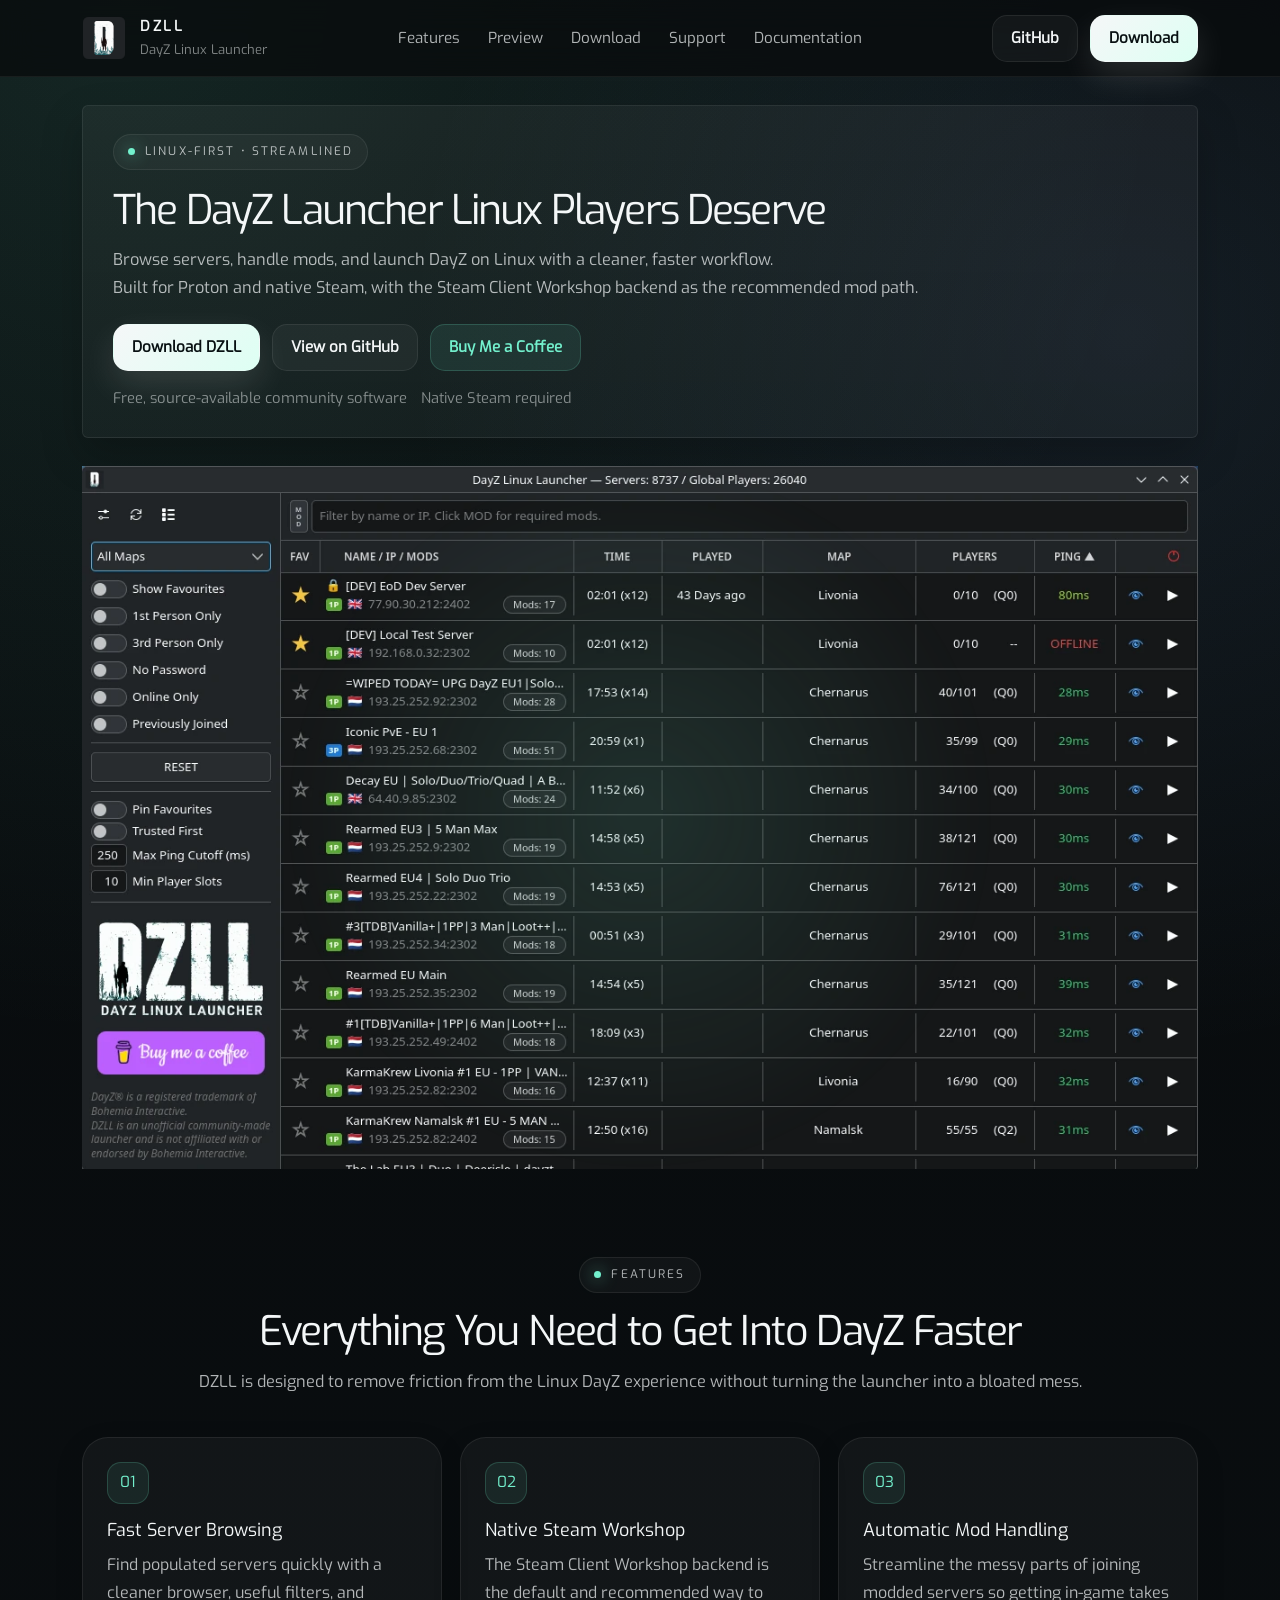
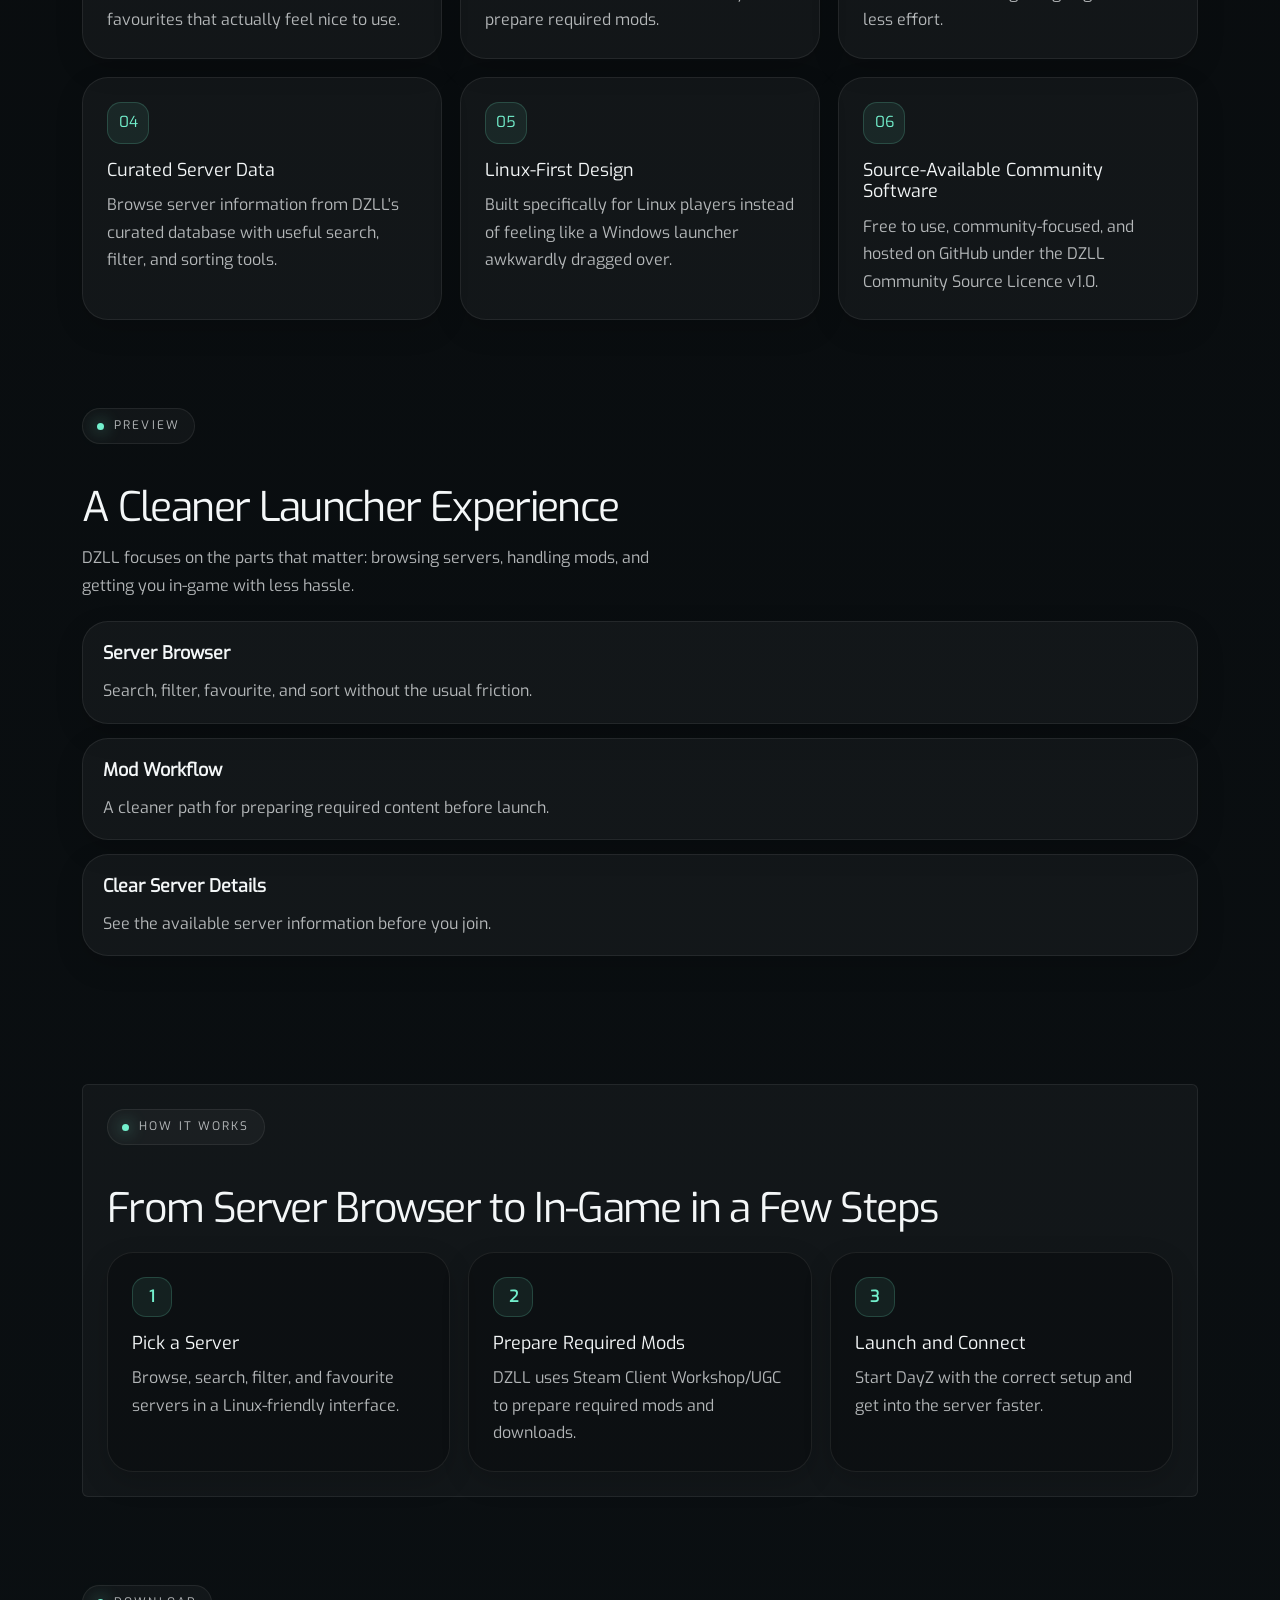
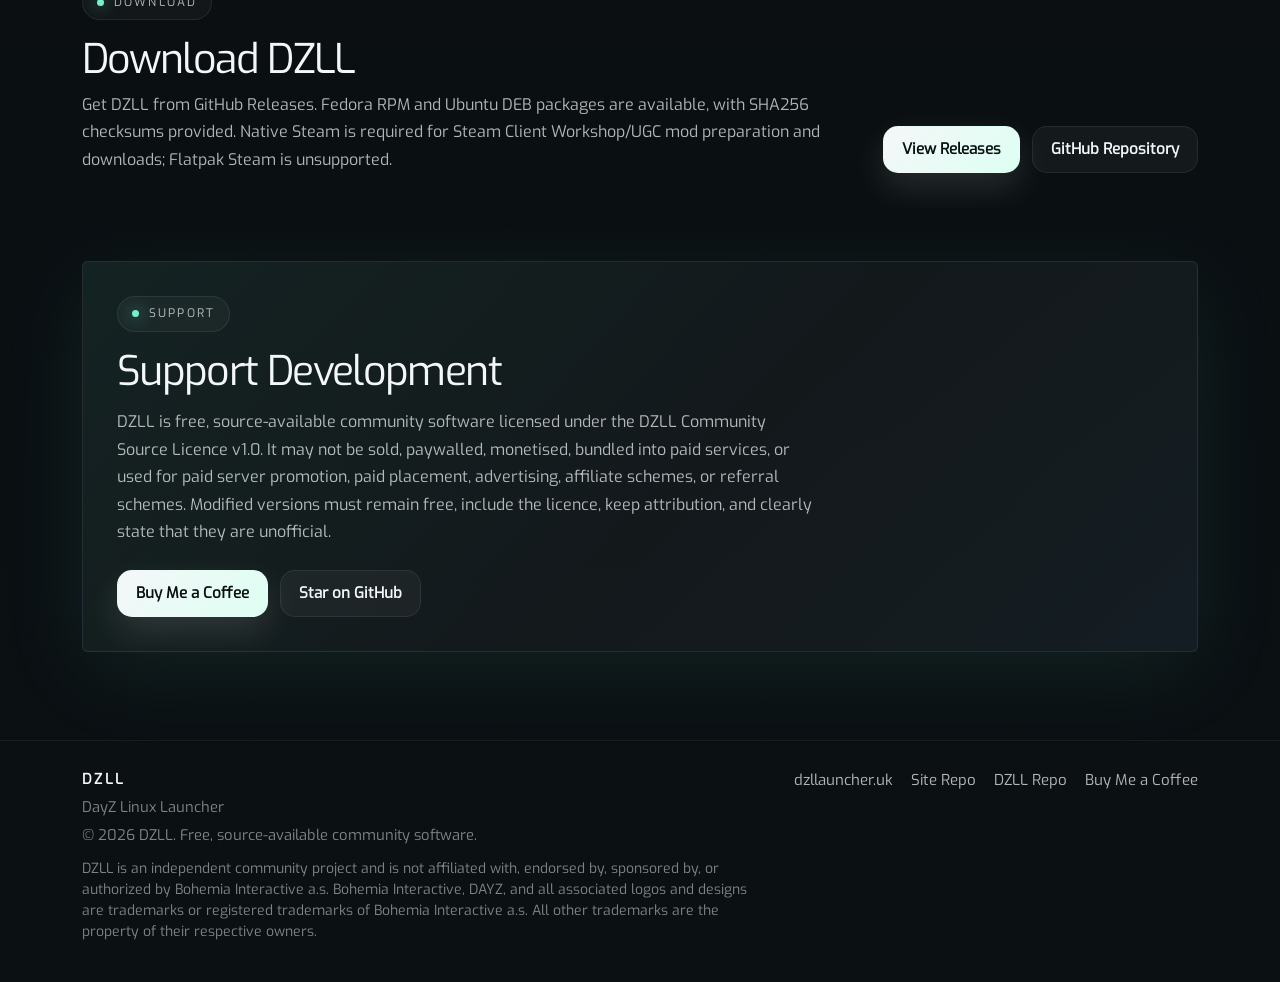
<file: index.html>
<!DOCTYPE html>
<html data-bs-theme="light" lang="en">

<head>
    <meta charset="utf-8">
    <meta name="viewport" content="width=device-width, initial-scale=1.0, shrink-to-fit=no">
    <title>DZLL — DayZ Linux Launcher</title>
    <link rel="canonical" href="https://dzllauncher.uk/">
    <meta property="og:url" content="https://dzllauncher.uk/">
    <meta name="twitter:title" content="DZLL - DayZ Linux Launcher">
    <meta name="twitter:card" content="summary_large_image">
    <meta property="og:type" content="website">
    <meta name="twitter:description" content="DZLL is free, source-available community software for Linux DayZ players, with native Steam Workshop mod handling.">
    <meta property="og:image" content="https://dzllauncher.uk/assets/img/og-banner-v030.webp">
    <meta name="description" content="DZLL is a Linux-first DayZ launcher with native Steam Workshop mod handling, fast server browsing, and source-available community development.">
    <script type="application/ld+json">
        {
            "@context": "http://schema.org",
            "@type": "WebSite",
            "name": "DayZ Linux Launcher",
            "url": "https://dzllauncher.uk/"
        }
    </script>
    <link rel="icon" type="image/png" sizes="512x512" href="assets/img/dzll-icon.png">
    <link rel="stylesheet" href="assets/bootstrap/css/bootstrap.min.css">
    <link rel="stylesheet" href="assets/css/styles.min.css">
</head>

<body style="font-family: Exo, sans-serif;">
    <header class="site-header">
        <div class="container site-header-inner" style="font-family: Exo, sans-serif;"><a class="brand" href="#">
                <div class="brand-mark"><img width="42" height="42" src="assets/img/dzll-icon.png" style="border-style: none;"></div>
                <div class="brand-text"><strong style="color: rgb(244, 247, 248);font-family: Exo, sans-serif;">DZLL</strong><span style="font-family: Exo, sans-serif;">DayZ Linux Launcher</span></div>
            </a>
            <nav class="nav"><a href="#features">Features</a><a href="#preview">Preview</a><a href="#download">Download</a><a href="#support">Support</a><a href="documentation.html">Documentation</a></nav>
            <div class="header-actions"><a class="btn btn-secondary" role="button" href="https://github.com/Berry-Dingle/DayZ-Linux-Launcher" target="_blank" rel="noopener">GitHub</a><a class="btn btn-primary" role="button" href="https://github.com/Berry-Dingle/DayZ-Linux-Launcher/releases" target="_blank" rel="noopener">Download</a></div>
        </div>
    </header>
    <main id="top">
        <section class="hero">
            <div class="container">
                <div class="hero-copy" style="font-family: Exo, sans-serif;">
                    <div class="eyebrow"><span>Linux-first • StREAMLINED</span></div>
                    <h1>The DayZ Launcher Linux Players Deserve</h1>
                    <p> Browse servers, handle mods, and launch DayZ on Linux with a cleaner, faster workflow.<br>Built for Proton and native Steam, with the Steam Client Workshop backend as the recommended mod path. </p>
                    <div class="hero-actions"><a class="btn btn-primary" role="button" href="https://github.com/Berry-Dingle/DayZ-Linux-Launcher/releases" target="_blank" rel="noopener">Download DZLL</a><a class="btn btn-secondary" role="button" href="https://github.com/Berry-Dingle/DayZ-Linux-Launcher" target="_blank" rel="noopener">View on GitHub</a><a class="btn btn-subtle" role="button" href="https://buymeacoffee.com/berry.dingle" target="_blank" rel="noopener">Buy Me a Coffee</a></div>
                    <div class="hero-meta"><span>Free, source-available community software</span><span>Native Steam required</span></div>
                </div>
                <div class="hero-image-wrap"><img class="img-fluid" width="1539" height="772" src="assets/img/screenshot-3.webp" alt="DZLL main launcher window showing the DayZ Linux Launcher server browser"></div>
            </div>
        </section>
        <section id="features" class="block">
            <div class="container">
                <div class="section-head" style="font-family: Exo, sans-serif;">
                    <div class="eyebrow"><span>Features</span></div>
                    <h2>Everything You Need to Get Into DayZ Faster</h2>
                    <p> DZLL is designed to remove friction from the Linux DayZ experience without turning the launcher into a bloated mess. </p>
                </div>
                <div class="features-grid">
                    <article class="feature-card">
                        <div class="feature-icon"><span>01</span></div>
                        <h3>Fast Server Browsing</h3>
                        <p>Find populated servers quickly with a cleaner browser, useful filters, and favourites that actually feel nice to use.</p>
                    </article>
                    <article class="feature-card">
                        <div class="feature-icon"><span>02</span></div>
                        <h3>Native Steam Workshop</h3>
                        <p>The Steam Client Workshop backend is the default and recommended way to prepare required mods.</p>
                    </article>
                    <article class="feature-card">
                        <div class="feature-icon"><span>03</span></div>
                        <h3>Automatic Mod Handling</h3>
                        <p>Streamline the messy parts of joining modded servers so getting in-game takes less effort.</p>
                    </article>
                    <article class="feature-card">
                        <div class="feature-icon"><span>04</span></div>
                        <h3>Curated Server Data</h3>
                        <p>Browse server information from DZLL's curated database with useful search, filter, and sorting tools.</p>
                    </article>
                    <article class="feature-card">
                        <div class="feature-icon"><span>05</span></div>
                        <h3>Linux-First Design</h3>
                        <p>Built specifically for Linux players instead of feeling like a Windows launcher awkwardly dragged over.</p>
                    </article>
                    <article class="feature-card">
                        <div class="feature-icon"><span>06</span></div>
                        <h3>Source-Available Community Software</h3>
                        <p>Free to use, community-focused, and hosted on GitHub under the DZLL Community Source Licence v1.0.</p>
                    </article>
                </div>
            </div>
        </section>
        <section id="preview" class="block">
            <div class="container">
                <div>
                        <div class="eyebrow"><span>Preview</span></div>
                        <h2 style="font-size: clamp(2rem, 3.2vw, 3rem);line-height: 1.03;letter-spacing: -0.04em;"><br>A Cleaner Launcher Experience</h2>
                        <p style="margin-top:16px;color:var(--muted);line-height:1.72;max-width:58ch;"> DZLL focuses on the parts that matter: browsing servers, handling mods, and getting you in-game with less hassle. </p>
                        <div class="preview-copy-stack">
                            <div class="preview-card"><strong>Server Browser</strong>
                                <p>Search, filter, favourite, and sort without the usual friction.</p>
                            </div>
                            <div class="preview-card"><strong>Mod Workflow</strong>
                                <p>A cleaner path for preparing required content before launch.</p>
                            </div>
                            <div class="preview-card"><strong>Clear Server Details</strong>
                                <p>See the available server information before you join.</p>
                            </div>
                        </div>
                </div>
            </div>
        </section>
        <section class="block">
            <div class="container">
                <div class="steps-wrap">
                    <div class="steps-head">
                        <div class="eyebrow"><span>How it works</span></div>
                        <h2 style="font-size: clamp(2rem, 3.2vw, 3rem);line-height: 1.03;letter-spacing: -0.04em;"><br>From Server Browser to In-Game in a Few Steps</h2>
                    </div>
                    <div class="steps-grid">
                        <article class="step-card">
                            <div class="step-number"><span>1</span></div>
                            <h3>Pick a Server</h3>
                            <p>Browse, search, filter, and favourite servers in a Linux-friendly interface.</p>
                        </article>
                        <article class="step-card">
                            <div class="step-number"><span>2</span></div>
                            <h3>Prepare Required Mods</h3>
                            <p>DZLL uses Steam Client Workshop/UGC to prepare required mods and downloads.</p>
                        </article>
                        <article class="step-card">
                            <div class="step-number"><span>3</span></div>
                            <h3>Launch and Connect</h3>
                            <p>Start DayZ with the correct setup and get into the server faster.</p>
                        </article>
                    </div>
                </div>
            </div>
        </section>
        <section id="download" class="block">
            <div class="container download-grid">
                <div class="download-copy">
                    <div class="eyebrow"><span>Download</span></div>
                    <h2>Download DZLL</h2>
                    <p> Get DZLL from GitHub Releases. Fedora RPM and Ubuntu DEB packages are available, with SHA256 checksums provided. Native Steam is required for Steam Client Workshop/UGC mod preparation and downloads; Flatpak Steam is unsupported. </p>
                </div>
                <div class="download-actions"><a class="btn btn-primary" role="button" href="https://github.com/Berry-Dingle/DayZ-Linux-Launcher/releases" target="_blank" rel="noopener">View Releases</a><a class="btn btn-secondary" role="button" href="https://github.com/Berry-Dingle/DayZ-Linux-Launcher" target="_blank" rel="noopener">GitHub Repository</a></div>
            </div>
        </section>
        <section id="support" class="block">
            <div class="container">
                <div class="support-card">
                    <div class="eyebrow"><span>Support</span></div>
                    <h2>Support Development</h2>
                    <p style="max-width:70ch;margin-top:16px;"> DZLL is free, source-available community software licensed under the DZLL Community Source Licence v1.0. It may not be sold, paywalled, monetised, bundled into paid services, or used for paid server promotion, paid placement, advertising, affiliate schemes, or referral schemes. Modified versions must remain free, include the licence, keep attribution, and clearly state that they are unofficial. </p>
                    <div class="support-actions" style="margin-top:24px;"><a class="btn btn-primary" role="button" href="https://buymeacoffee.com/berry.dingle" target="_blank" rel="noopener">Buy Me a Coffee</a><a class="btn btn-secondary" role="button" href="https://github.com/Berry-Dingle/DayZ-Linux-Launcher" target="_blank" rel="noopener">Star on GitHub</a></div>
                </div>
            </div>
        </section>
    </main>
    <footer class="site-footer">
        <div class="container footer-inner">
            <div class="footer-brand"><strong>DZLL</strong><span>DayZ Linux Launcher</span><span class="copyright">© 2026 DZLL. Free, source-available community software.</span><small style="display:block;max-width:75ch;margin-top:12px;color:var(--soft);">DZLL is an independent community project and is not affiliated with, endorsed by, sponsored by, or authorized by Bohemia Interactive a.s. Bohemia Interactive, DAYZ, and all associated logos and designs are trademarks or registered trademarks of Bohemia Interactive a.s. All other trademarks are the property of their respective owners.</small></div>
            <div class="footer-links"><a href="https://dzllauncher.uk" target="_blank" rel="noopener">dzllauncher.uk</a><a href="https://github.com/Berry-Dingle/dzllauncher.uk" target="_blank" rel="noopener">Site Repo</a><a href="https://github.com/Berry-Dingle/DayZ-Linux-Launcher" target="_blank" rel="noopener">DZLL Repo</a><a href="https://buymeacoffee.com/berry.dingle" target="_blank" rel="noopener">Buy Me a Coffee</a></div>
        </div>
    </footer>
    <div></div>
    <script src="assets/bootstrap/js/bootstrap.min.js"></script>
</body>

</html>
</file>
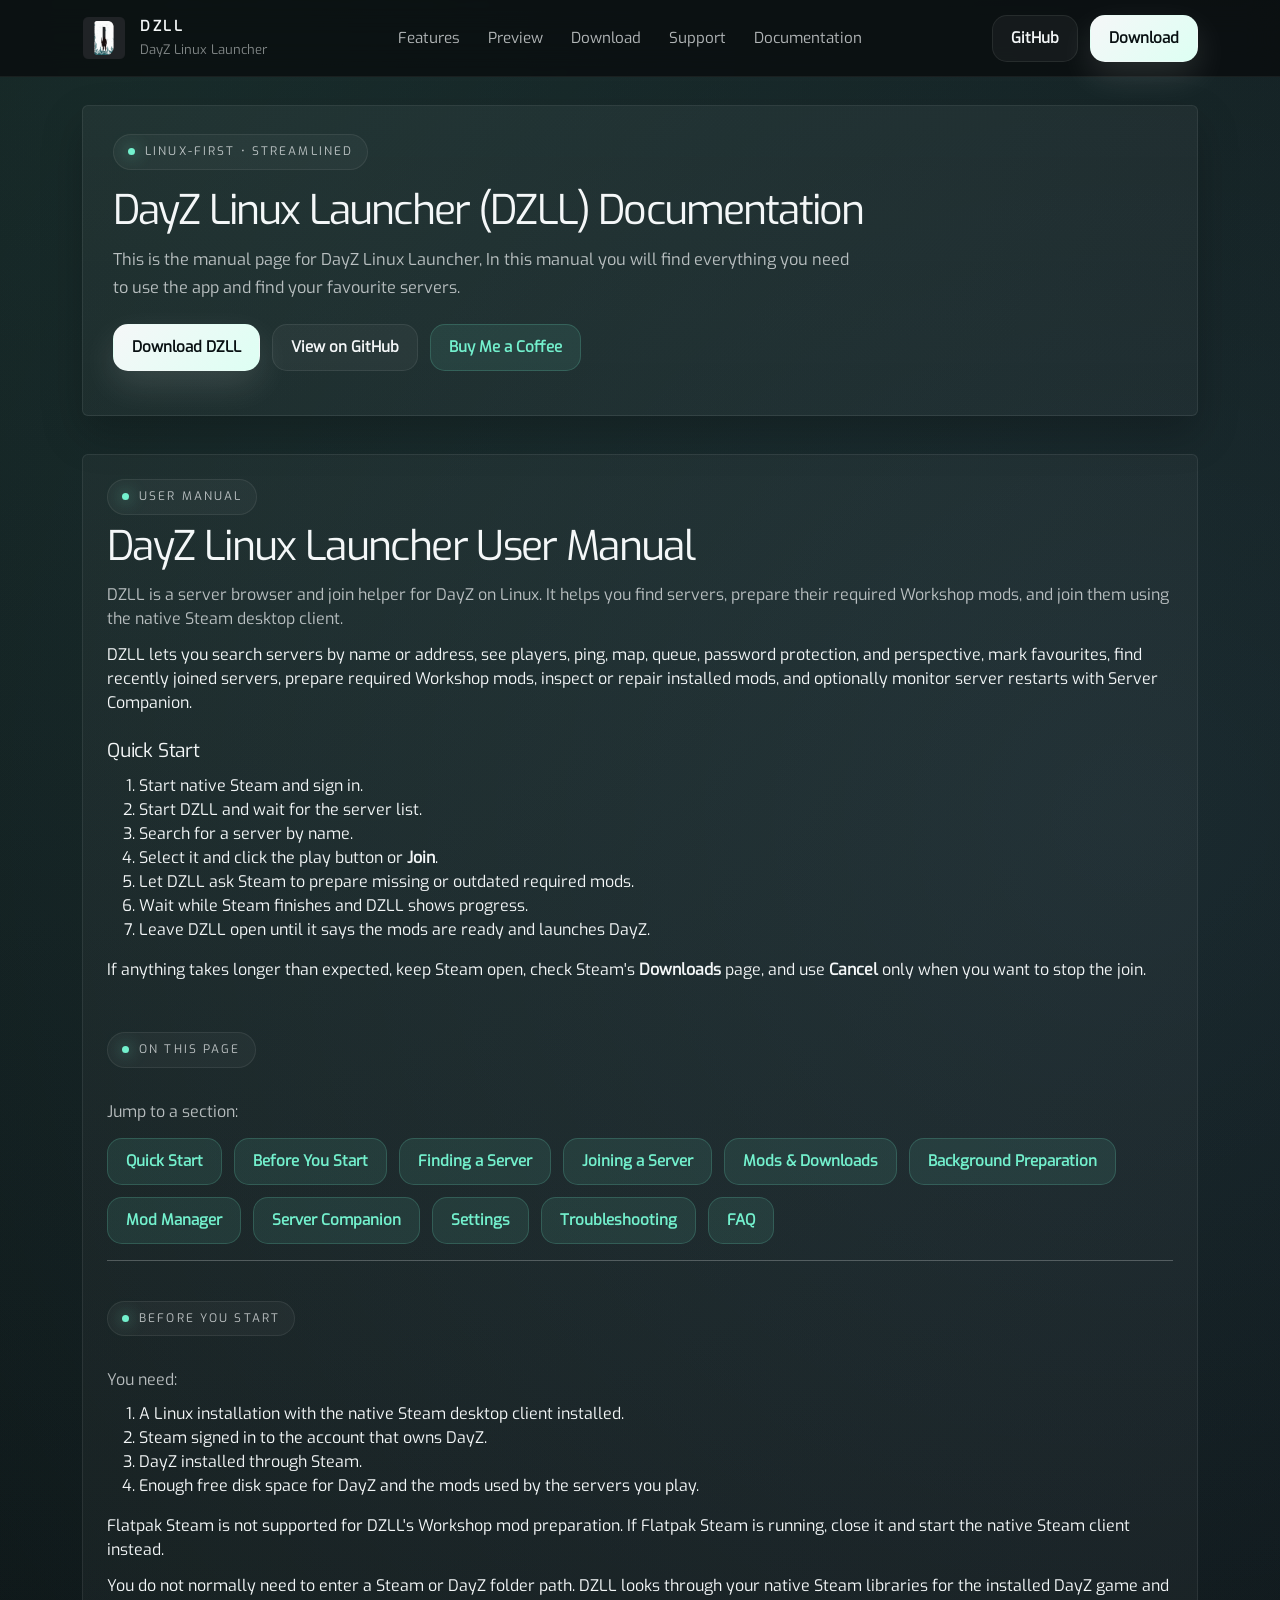
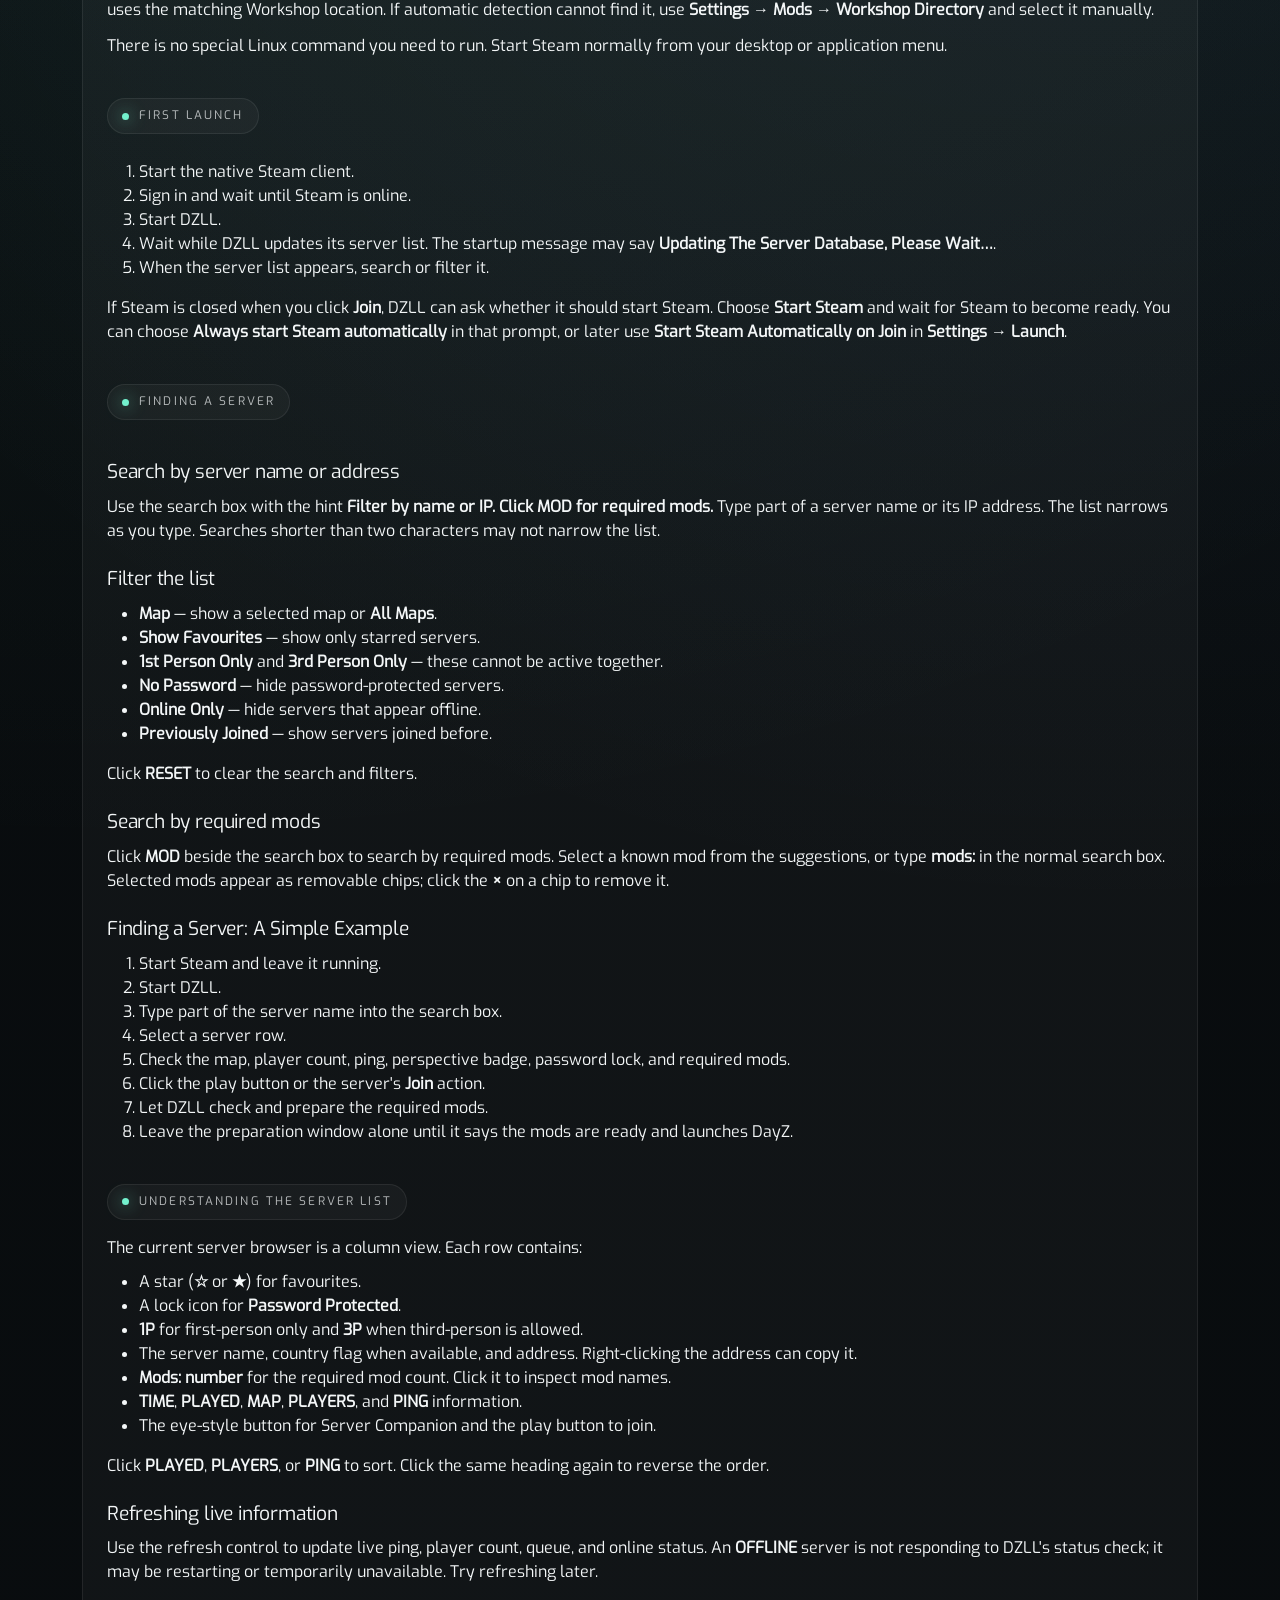
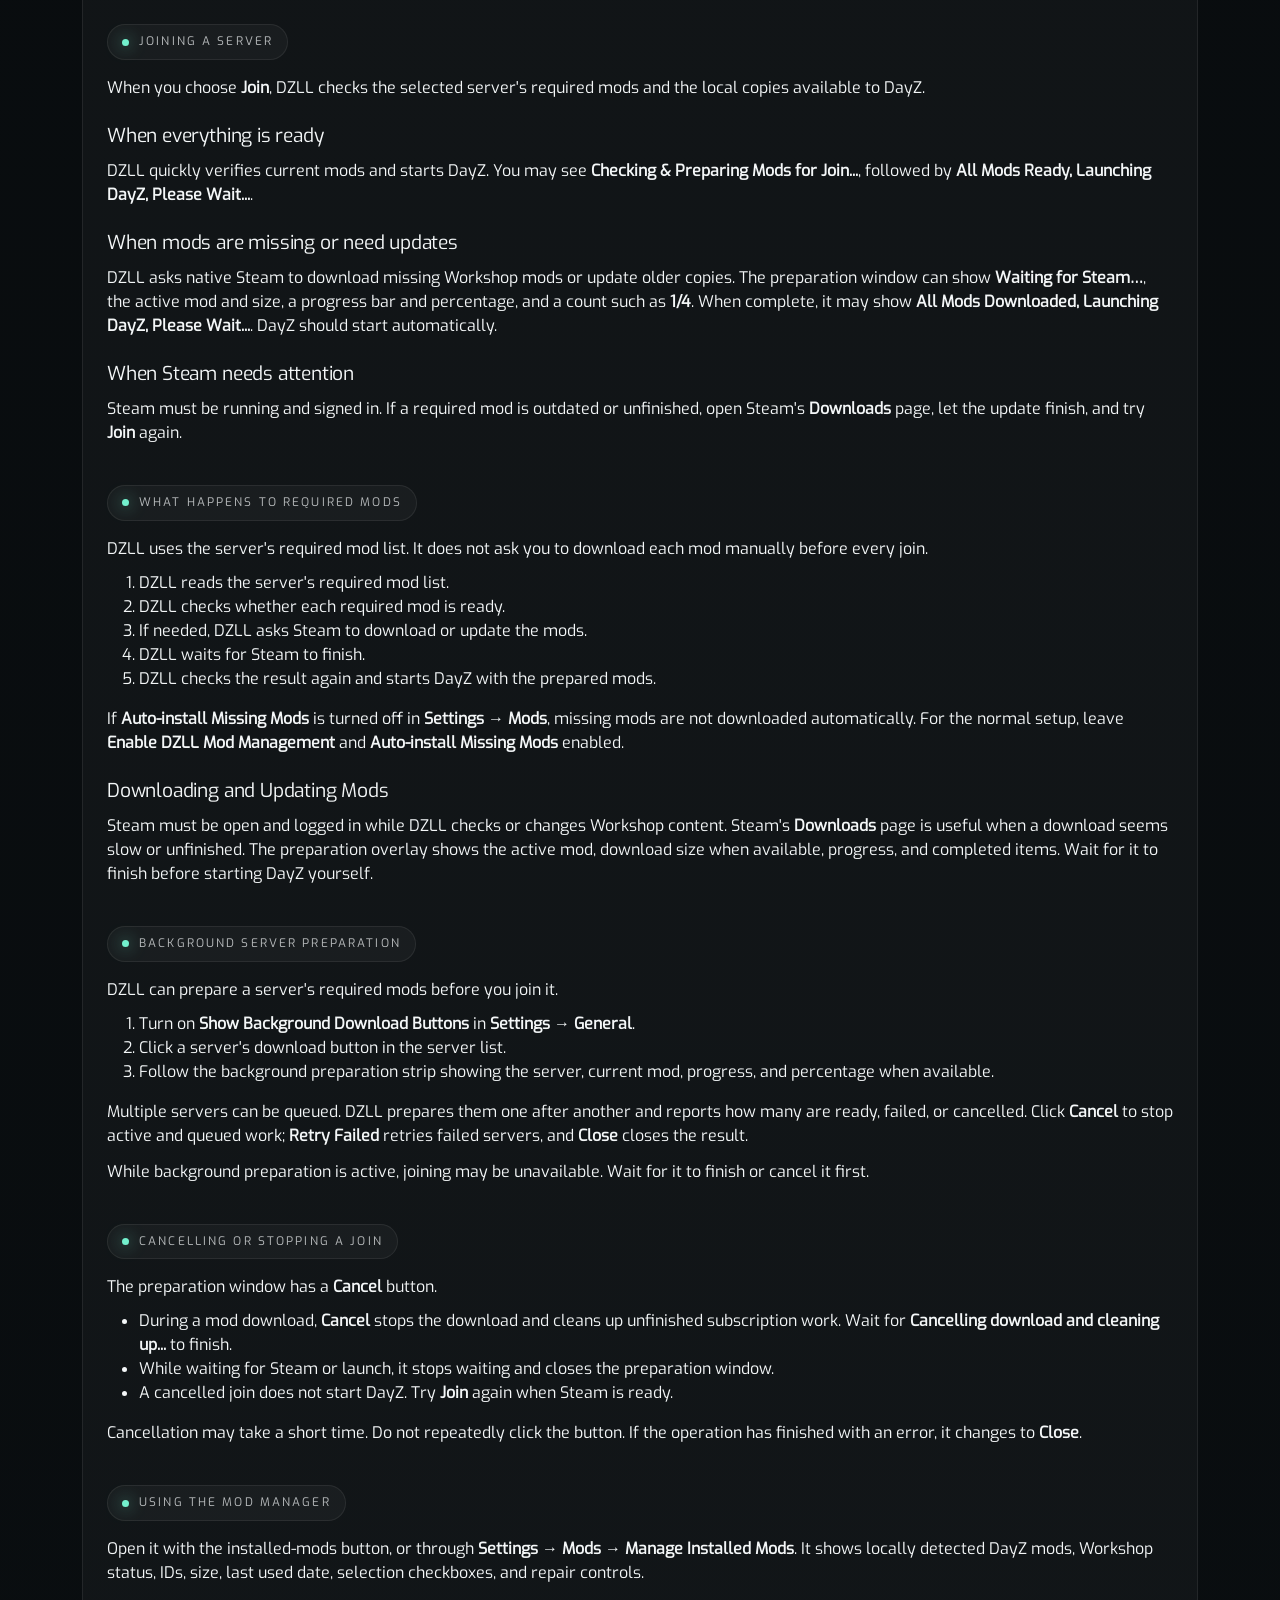
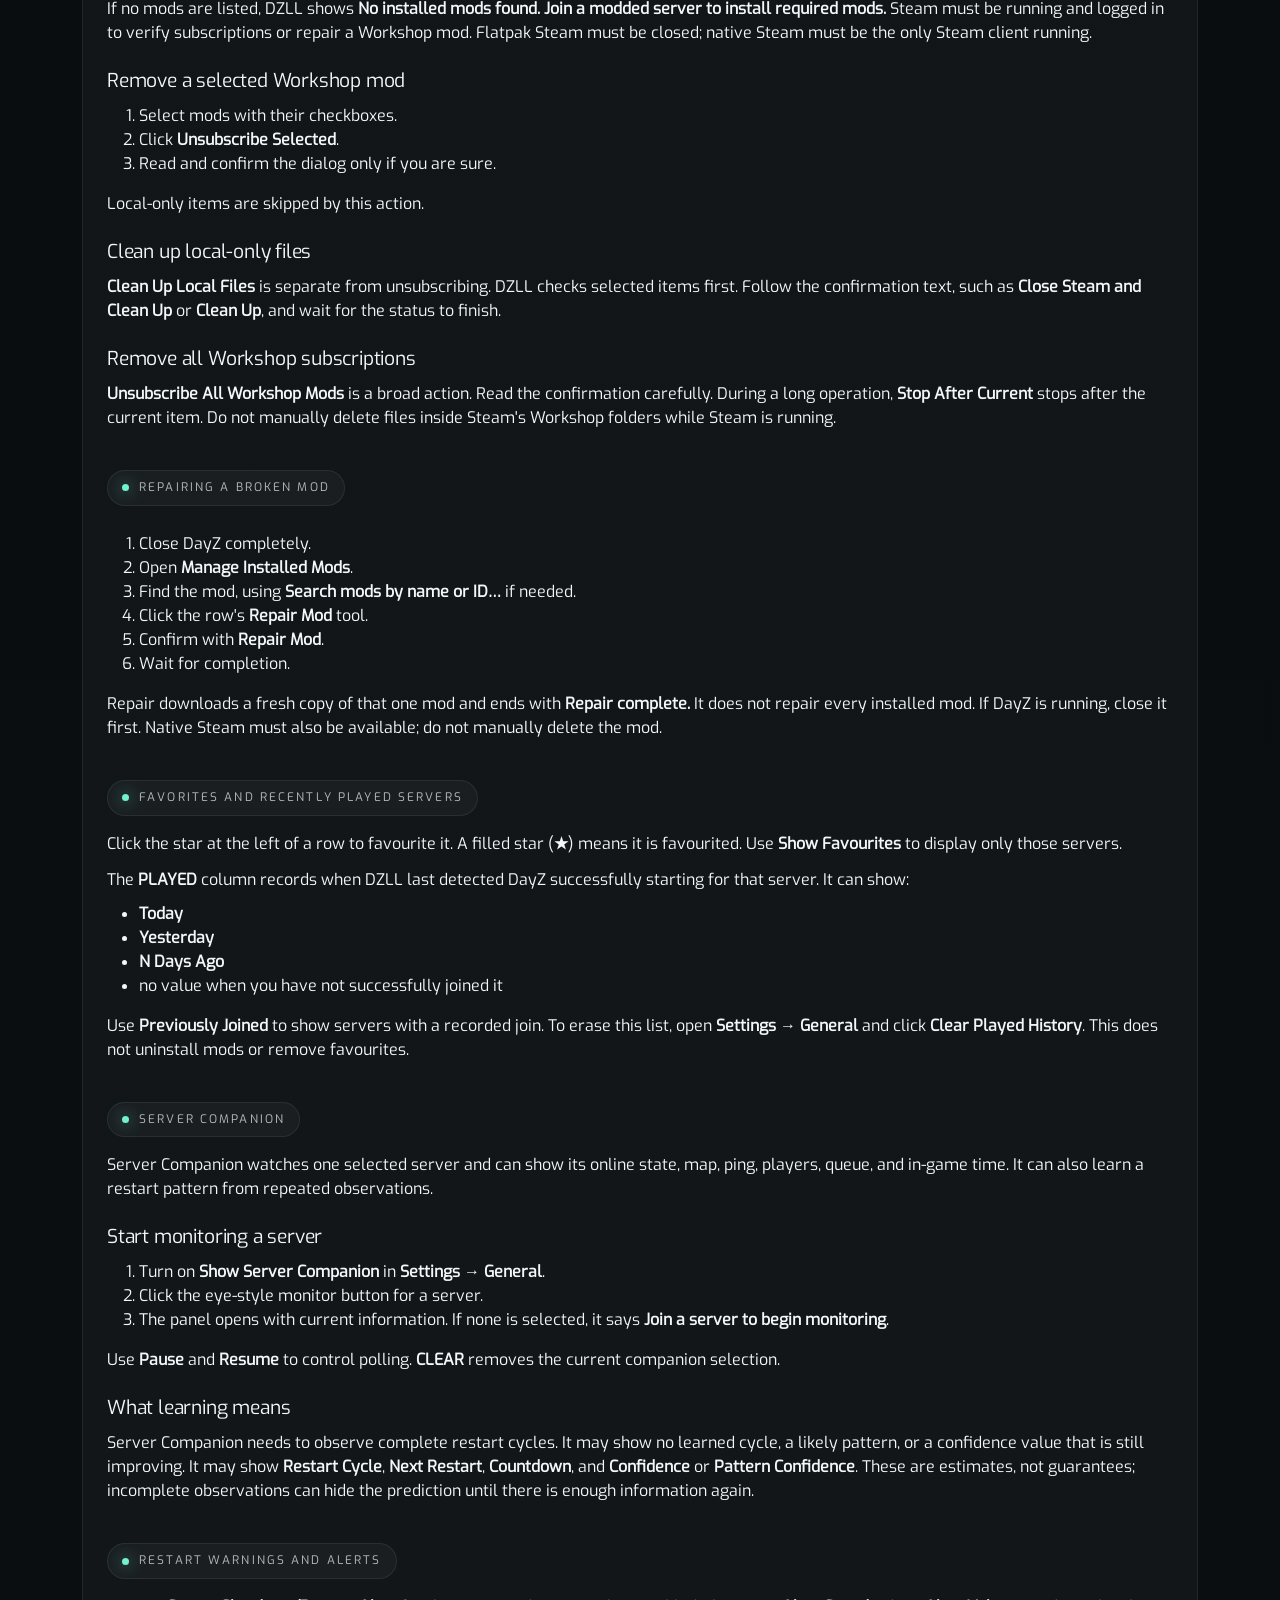
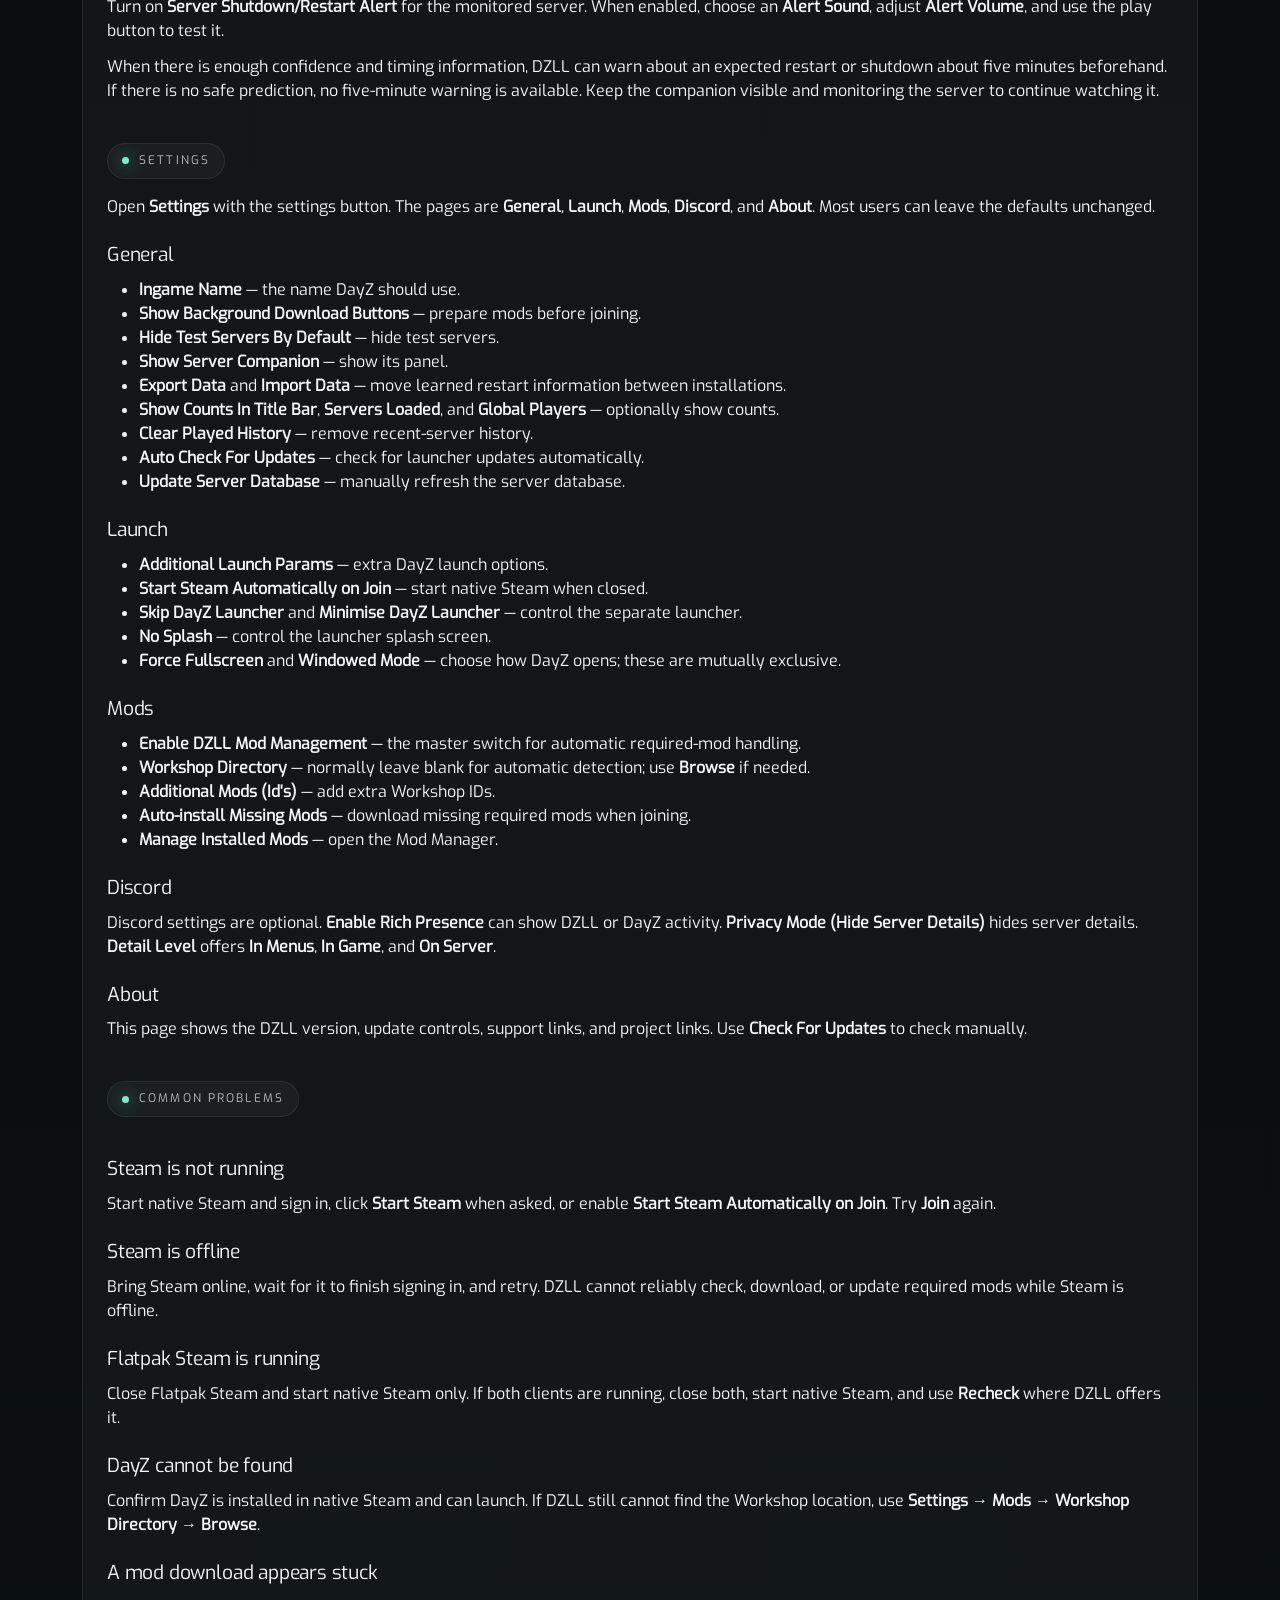
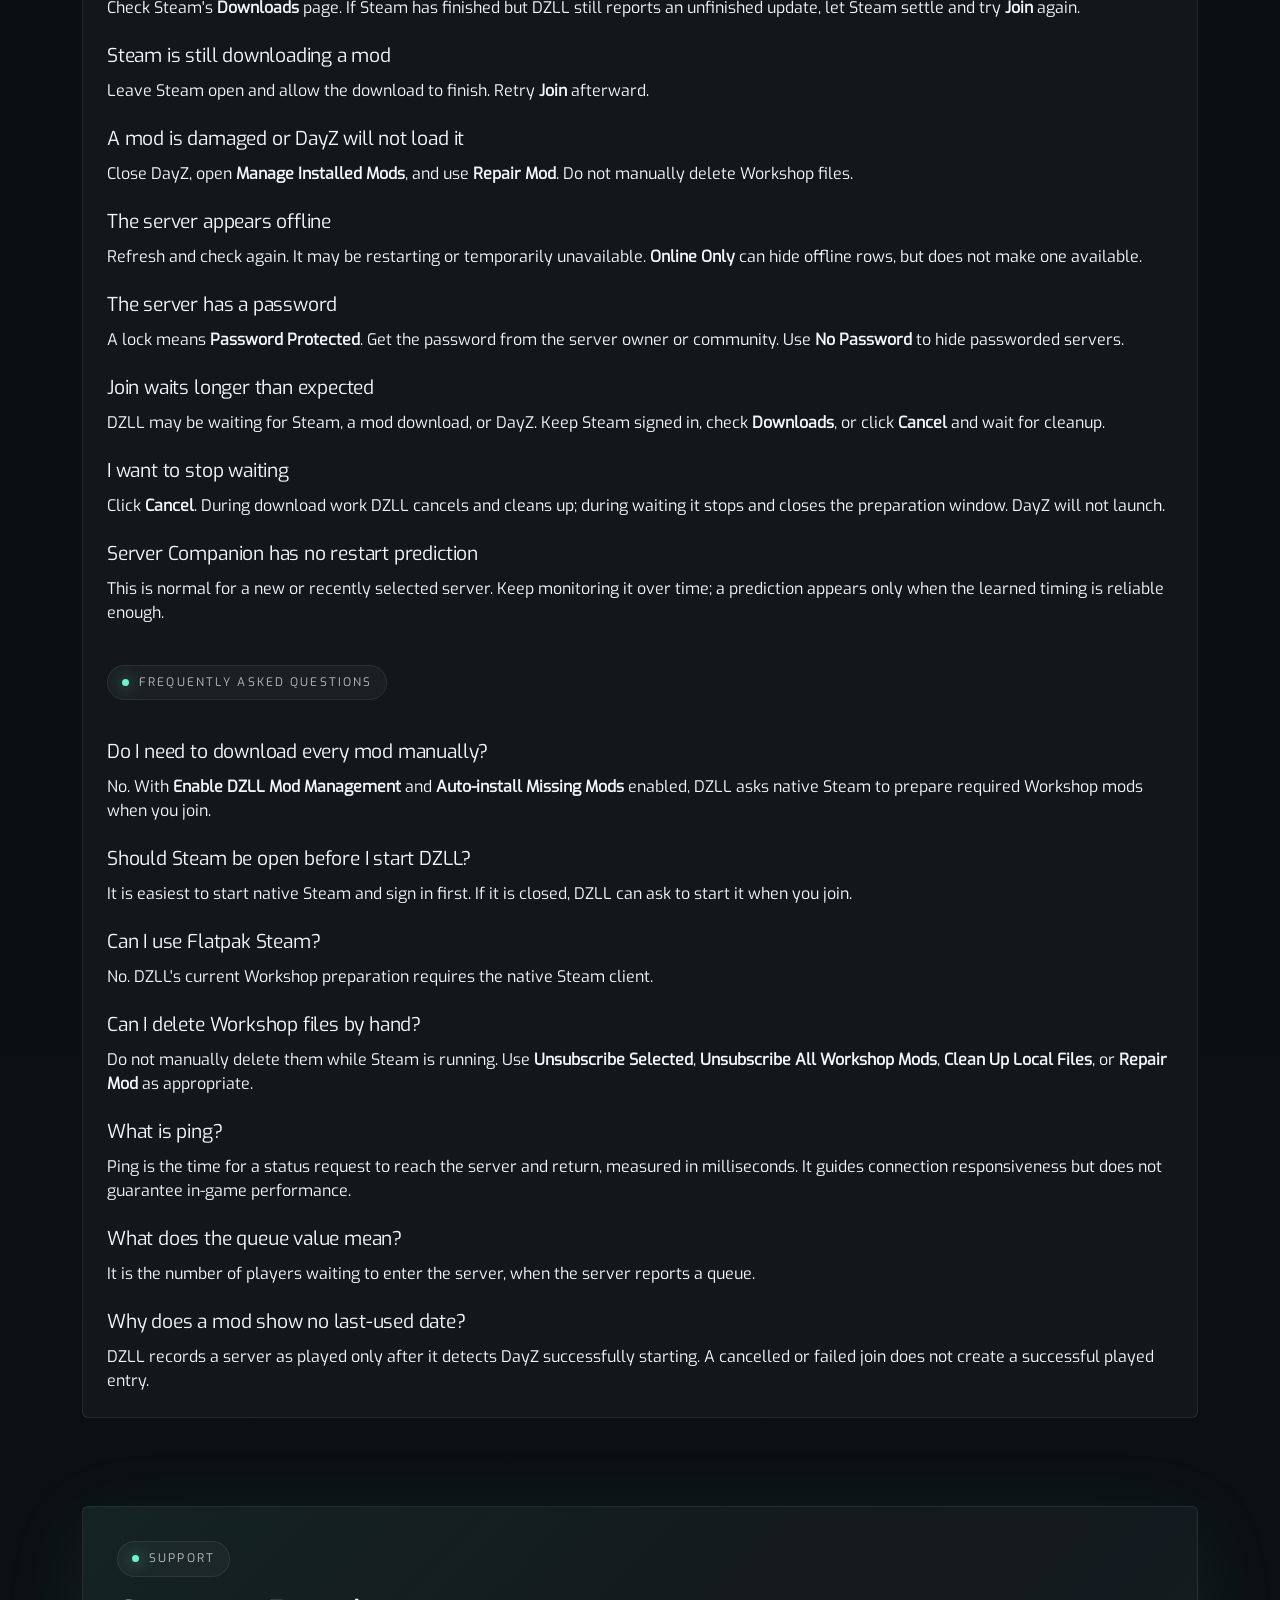
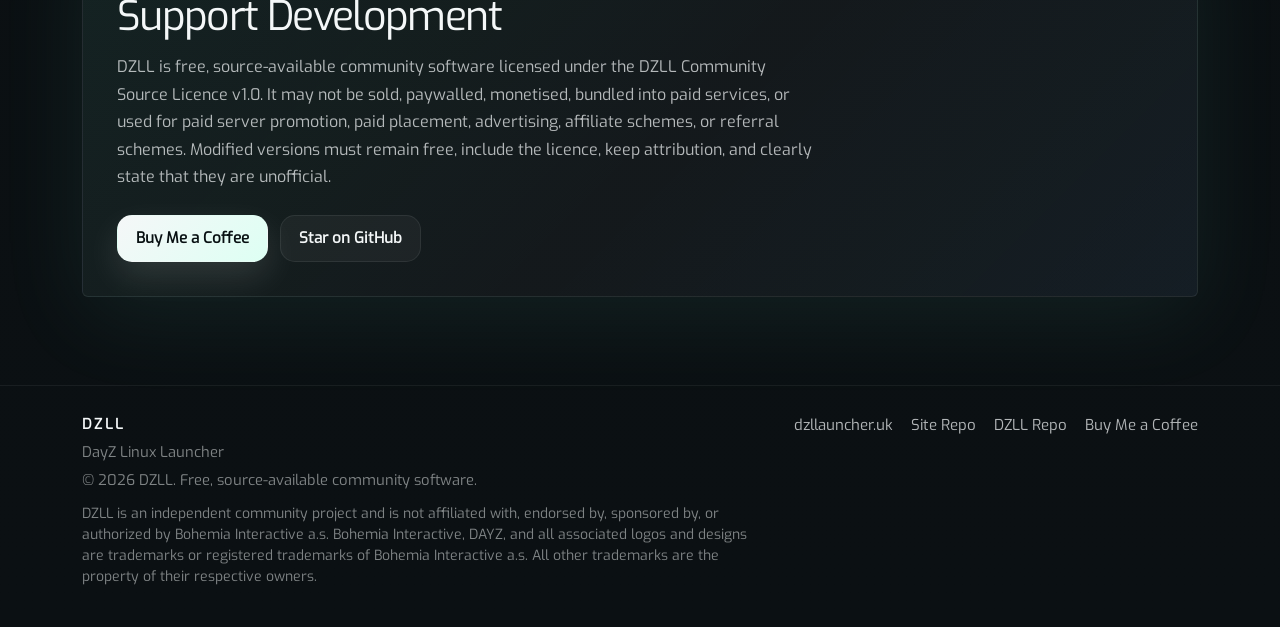
<file: documentation.html>
<!DOCTYPE html>
<html data-bs-theme="light" lang="en">

<head>
    <meta charset="utf-8">
    <meta name="viewport" content="width=device-width, initial-scale=1.0, shrink-to-fit=no">
    <title>DZLL — DayZ Linux Launcher</title>
    <link rel="canonical" href="https://dzllauncher.uk/documentation.html">
    <meta property="og:url" content="https://dzllauncher.uk/documentation.html">
    <meta name="twitter:title" content="DZLL - DayZ Linux Launcher">
    <meta name="twitter:card" content="summary_large_image">
    <meta property="og:type" content="website">
    <meta name="twitter:description" content="DZLL is free, source-available community software for Linux DayZ players, with native Steam Workshop mod handling.">
    <meta property="og:image" content="https://dzllauncher.uk/assets/img/og-banner-v030.webp">
    <meta name="description" content="DZLL is a Linux-first DayZ launcher with native Steam Workshop mod handling and source-available community development.">
    <link rel="icon" type="image/png" sizes="512x512" href="assets/img/dzll-icon.png">
    <link rel="stylesheet" href="assets/bootstrap/css/bootstrap.min.css">
    <link rel="stylesheet" href="assets/css/styles.min.css">
    <style>
        .docs-card [id],
        .docs-card > section {
            scroll-margin-top: 96px;
        }

        .docs-card > section {
            margin-top: 32px;
            padding-top: 8px;
        }

        .docs-card > section > .eyebrow {
            margin-bottom: 16px;
        }

        .docs-card p + p {
            margin-top: 12px;
        }

        .docs-card ol,
        .docs-card ul {
            margin-top: 10px;
            margin-bottom: 16px;
        }

        .docs-card h3 {
            margin-top: 24px;
            margin-bottom: 10px;
            font-size: 1.2rem;
            line-height: 1.3;
            letter-spacing: -0.01em;
        }

        .docs-card .steps-head h3 {
            margin-top: 24px;
        }

        .docs-card .steps-head > .eyebrow + h2 {
            margin-top: 10px;
        }

        .docs-card > #on-this-page {
            margin-top: 28px;
            margin-bottom: 16px;
        }

        .docs-card > #on-this-page + p {
            margin-top: 0;
        }

        @media (max-width: 720px) {
            .docs-card [id],
            .docs-card > section {
                scroll-margin-top: 152px;
            }

            .docs-card > section {
                margin-top: 28px;
                padding-top: 6px;
            }

            .docs-card h3 {
                margin-top: 20px;
                margin-bottom: 9px;
                font-size: 1.12rem;
            }
        }
    </style>
</head>

<body style="font-family: Exo, sans-serif;">
    <header class="site-header">
        <div class="container site-header-inner" style="font-family: Exo, sans-serif;"><a class="brand" href="index.html#">
                <div class="brand-mark"><img width="42" height="42" src="assets/img/dzll-icon.png" style="border-style: none;"></div>
                <div class="brand-text"><strong style="color: rgb(244, 247, 248);font-family: Exo, sans-serif;">DZLL</strong><span style="font-family: Exo, sans-serif;">DayZ Linux Launcher</span></div>
            </a>
            <nav class="nav"><a href="index.html#features">Features</a><a href="index.html#preview">Preview</a><a href="index.html#download">Download</a><a href="index.html#support">Support</a><a href="documentation.html">Documentation</a></nav>
            <div class="header-actions"><a class="btn btn-secondary" role="button" href="https://github.com/Berry-Dingle/DayZ-Linux-Launcher" target="_blank" rel="noopener">GitHub</a><a class="btn btn-primary" role="button" href="https://github.com/Berry-Dingle/DayZ-Linux-Launcher/releases" target="_blank" rel="noopener">Download</a></div>
        </div>
    </header>
    <main id="top">
        <section class="hero">
            <div class="container">
                <div class="hero-copy" style="font-family: Exo, sans-serif;">
                    <div class="eyebrow"><span>Linux-first • StREAMLINED</span></div>
                    <h1>DayZ Linux Launcher (DZLL) Documentation</h1>
                    <p>This is the manual page for DayZ Linux Launcher, In this manual you will find everything you need<br>to use the app and find your favourite servers. </p>
                    <div class="hero-actions"><a class="btn btn-primary" role="button" href="https://github.com/Berry-Dingle/DayZ-Linux-Launcher/releases" target="_blank" rel="noopener">Download DZLL</a><a class="btn btn-secondary" role="button" href="https://github.com/Berry-Dingle/DayZ-Linux-Launcher" target="_blank" rel="noopener">View on GitHub</a><a class="btn btn-subtle" role="button" href="https://buymeacoffee.com/berry.dingle" target="_blank" rel="noopener">Buy Me a Coffee</a></div>
                    <div class="hero-meta"></div>
                </div>
            </div>
        </section>
        <section class="block">
            <div class="container">
                <article class="steps-wrap docs-card">
                    <div class="steps-head" id="quick-start">
                        <div class="eyebrow"><span>User manual</span></div>
                        <h2 style="font-size: clamp(2rem, 3.2vw, 3rem);line-height: 1.03;letter-spacing: -0.04em;">DayZ Linux Launcher User Manual</h2>
                        <p style="margin-top:16px;color:var(--muted);">DZLL is a server browser and join helper for DayZ on Linux. It helps you find servers, prepare their required Workshop mods, and join them using the native Steam desktop client.</p>
                        <p>DZLL lets you search servers by name or address, see players, ping, map, queue, password protection, and perspective, mark favourites, find recently joined servers, prepare required Workshop mods, inspect or repair installed mods, and optionally monitor server restarts with Server Companion.</p>
                        <h3>Quick Start</h3>
                        <ol><li>Start native Steam and sign in.</li><li>Start DZLL and wait for the server list.</li><li>Search for a server by name.</li><li>Select it and click the play button or <strong>Join</strong>.</li><li>Let DZLL ask Steam to prepare missing or outdated required mods.</li><li>Wait while Steam finishes and DZLL shows progress.</li><li>Leave DZLL open until it says the mods are ready and launches DayZ.</li></ol>
                        <p>If anything takes longer than expected, keep Steam open, check Steam's <strong>Downloads</strong> page, and use <strong>Cancel</strong> only when you want to stop the join.</p>
                    </div>

                    <div class="eyebrow" id="on-this-page"><span>On This Page</span></div>
                    <p style="margin-top:16px;color:var(--muted);">Jump to a section:</p>
                    <div class="hero-actions" style="margin-top:14px;">
                        <a class="btn btn-subtle" href="#quick-start">Quick Start</a>
                        <a class="btn btn-subtle" href="#before-you-start">Before You Start</a>
                        <a class="btn btn-subtle" href="#finding-a-server">Finding a Server</a>
                        <a class="btn btn-subtle" href="#joining-a-server">Joining a Server</a>
                        <a class="btn btn-subtle" href="#mods-downloads">Mods &amp; Downloads</a>
                        <a class="btn btn-subtle" href="#background-preparation">Background Preparation</a>
                        <a class="btn btn-subtle" href="#mod-manager">Mod Manager</a>
                        <a class="btn btn-subtle" href="#server-companion">Server Companion</a>
                        <a class="btn btn-subtle" href="#settings">Settings</a>
                        <a class="btn btn-subtle" href="#common-problems">Troubleshooting</a>
                        <a class="btn btn-subtle" href="#faq">FAQ</a>
                    </div>

                    <hr class="h-ruler">
                    <section id="before-you-start">
                        <div class="eyebrow"><span>Before You Start</span></div>
                        <p style="margin-top:16px;color:var(--muted);">You need:</p>
                        <ol>
                            <li>A Linux installation with the native Steam desktop client installed.</li>
                            <li>Steam signed in to the account that owns DayZ.</li>
                            <li>DayZ installed through Steam.</li>
                            <li>Enough free disk space for DayZ and the mods used by the servers you play.</li>
                        </ol>
                        <p>Flatpak Steam is not supported for DZLL's Workshop mod preparation. If Flatpak Steam is running, close it and start the native Steam client instead.</p>
                        <p>You do not normally need to enter a Steam or DayZ folder path. DZLL looks through your native Steam libraries for the installed DayZ game and uses the matching Workshop location. If automatic detection cannot find it, use <strong>Settings → Mods → Workshop Directory</strong> and select it manually.</p>
                        <p>There is no special Linux command you need to run. Start Steam normally from your desktop or application menu.</p>
                    </section>

                    <section id="first-launch">
                        <div class="eyebrow"><span>First Launch</span></div>
                        <ol>
                            <li>Start the native Steam client.</li>
                            <li>Sign in and wait until Steam is online.</li>
                            <li>Start DZLL.</li>
                            <li>Wait while DZLL updates its server list. The startup message may say <strong>Updating The Server Database, Please Wait…</strong>.</li>
                            <li>When the server list appears, search or filter it.</li>
                        </ol>
                        <p>If Steam is closed when you click <strong>Join</strong>, DZLL can ask whether it should start Steam. Choose <strong>Start Steam</strong> and wait for Steam to become ready. You can choose <strong>Always start Steam automatically</strong> in that prompt, or later use <strong>Start Steam Automatically on Join</strong> in <strong>Settings → Launch</strong>.</p>
                    </section>

                    <section id="finding-a-server">
                        <div class="eyebrow"><span>Finding a Server</span></div>
                        <h3>Search by server name or address</h3>
                        <p>Use the search box with the hint <strong>Filter by name or IP. Click MOD for required mods.</strong> Type part of a server name or its IP address. The list narrows as you type. Searches shorter than two characters may not narrow the list.</p>
                        <h3>Filter the list</h3>
                        <ul>
                            <li><strong>Map</strong> — show a selected map or <strong>All Maps</strong>.</li>
                            <li><strong>Show Favourites</strong> — show only starred servers.</li>
                            <li><strong>1st Person Only</strong> and <strong>3rd Person Only</strong> — these cannot be active together.</li>
                            <li><strong>No Password</strong> — hide password-protected servers.</li>
                            <li><strong>Online Only</strong> — hide servers that appear offline.</li>
                            <li><strong>Previously Joined</strong> — show servers joined before.</li>
                        </ul>
                        <p>Click <strong>RESET</strong> to clear the search and filters.</p>
                        <h3>Search by required mods</h3>
                        <p>Click <strong>MOD</strong> beside the search box to search by required mods. Select a known mod from the suggestions, or type <strong>mods:</strong> in the normal search box. Selected mods appear as removable chips; click the <strong>×</strong> on a chip to remove it.</p>
                        <h3>Finding a Server: A Simple Example</h3>
                        <ol><li>Start Steam and leave it running.</li><li>Start DZLL.</li><li>Type part of the server name into the search box.</li><li>Select a server row.</li><li>Check the map, player count, ping, perspective badge, password lock, and required mods.</li><li>Click the play button or the server's <strong>Join</strong> action.</li><li>Let DZLL check and prepare the required mods.</li><li>Leave the preparation window alone until it says the mods are ready and launches DayZ.</li></ol>
                    </section>

                    <section id="understanding-server-list">
                        <div class="eyebrow"><span>Understanding the Server List</span></div>
                        <p>The current server browser is a column view. Each row contains:</p>
                        <ul>
                            <li>A star (<strong>☆</strong> or <strong>★</strong>) for favourites.</li>
                            <li>A lock icon for <strong>Password Protected</strong>.</li>
                            <li><strong>1P</strong> for first-person only and <strong>3P</strong> when third-person is allowed.</li>
                            <li>The server name, country flag when available, and address. Right-clicking the address can copy it.</li>
                            <li><strong>Mods: number</strong> for the required mod count. Click it to inspect mod names.</li>
                            <li><strong>TIME</strong>, <strong>PLAYED</strong>, <strong>MAP</strong>, <strong>PLAYERS</strong>, and <strong>PING</strong> information.</li>
                            <li>The eye-style button for Server Companion and the play button to join.</li>
                        </ul>
                        <p>Click <strong>PLAYED</strong>, <strong>PLAYERS</strong>, or <strong>PING</strong> to sort. Click the same heading again to reverse the order.</p>
                        <h3>Refreshing live information</h3>
                        <p>Use the refresh control to update live ping, player count, queue, and online status. An <strong>OFFLINE</strong> server is not responding to DZLL's status check; it may be restarting or temporarily unavailable. Try refreshing later.</p>
                    </section>

                    <section id="joining-a-server">
                        <div class="eyebrow"><span>Joining a Server</span></div>
                        <p>When you choose <strong>Join</strong>, DZLL checks the selected server's required mods and the local copies available to DayZ.</p>
                        <h3>When everything is ready</h3>
                        <p>DZLL quickly verifies current mods and starts DayZ. You may see <strong>Checking &amp; Preparing Mods for Join...</strong>, followed by <strong>All Mods Ready, Launching DayZ, Please Wait...</strong>.</p>
                        <h3>When mods are missing or need updates</h3>
                        <p>DZLL asks native Steam to download missing Workshop mods or update older copies. The preparation window can show <strong>Waiting for Steam…</strong>, the active mod and size, a progress bar and percentage, and a count such as <strong>1/4</strong>. When complete, it may show <strong>All Mods Downloaded, Launching DayZ, Please Wait...</strong>. DayZ should start automatically.</p>
                        <h3>When Steam needs attention</h3>
                        <p>Steam must be running and signed in. If a required mod is outdated or unfinished, open Steam's <strong>Downloads</strong> page, let the update finish, and try <strong>Join</strong> again.</p>
                    </section>

                    <section id="mods-downloads">
                        <div class="eyebrow"><span>What Happens to Required Mods</span></div>
                        <p>DZLL uses the server's required mod list. It does not ask you to download each mod manually before every join.</p>
                        <ol>
                            <li>DZLL reads the server's required mod list.</li>
                            <li>DZLL checks whether each required mod is ready.</li>
                            <li>If needed, DZLL asks Steam to download or update the mods.</li>
                            <li>DZLL waits for Steam to finish.</li>
                            <li>DZLL checks the result again and starts DayZ with the prepared mods.</li>
                        </ol>
                        <p>If <strong>Auto-install Missing Mods</strong> is turned off in <strong>Settings → Mods</strong>, missing mods are not downloaded automatically. For the normal setup, leave <strong>Enable DZLL Mod Management</strong> and <strong>Auto-install Missing Mods</strong> enabled.</p>
                        <h3>Downloading and Updating Mods</h3>
                        <p>Steam must be open and logged in while DZLL checks or changes Workshop content. Steam's <strong>Downloads</strong> page is useful when a download seems slow or unfinished. The preparation overlay shows the active mod, download size when available, progress, and completed items. Wait for it to finish before starting DayZ yourself.</p>
                    </section>

                    <section id="background-preparation">
                        <div class="eyebrow"><span>Background Server Preparation</span></div>
                        <p>DZLL can prepare a server's required mods before you join it.</p>
                        <ol>
                            <li>Turn on <strong>Show Background Download Buttons</strong> in <strong>Settings → General</strong>.</li>
                            <li>Click a server's download button in the server list.</li>
                            <li>Follow the background preparation strip showing the server, current mod, progress, and percentage when available.</li>
                        </ol>
                        <p>Multiple servers can be queued. DZLL prepares them one after another and reports how many are ready, failed, or cancelled. Click <strong>Cancel</strong> to stop active and queued work; <strong>Retry Failed</strong> retries failed servers, and <strong>Close</strong> closes the result.</p>
                        <p>While background preparation is active, joining may be unavailable. Wait for it to finish or cancel it first.</p>
                    </section>

                    <section id="cancelling-join">
                        <div class="eyebrow"><span>Cancelling or Stopping a Join</span></div>
                        <p>The preparation window has a <strong>Cancel</strong> button.</p>
                        <ul>
                            <li>During a mod download, <strong>Cancel</strong> stops the download and cleans up unfinished subscription work. Wait for <strong>Cancelling download and cleaning up...</strong> to finish.</li>
                            <li>While waiting for Steam or launch, it stops waiting and closes the preparation window.</li>
                            <li>A cancelled join does not start DayZ. Try <strong>Join</strong> again when Steam is ready.</li>
                        </ul>
                        <p>Cancellation may take a short time. Do not repeatedly click the button. If the operation has finished with an error, it changes to <strong>Close</strong>.</p>
                    </section>

                    <section id="mod-manager">
                        <div class="eyebrow"><span>Using the Mod Manager</span></div>
                        <p>Open it with the installed-mods button, or through <strong>Settings → Mods → Manage Installed Mods</strong>. It shows locally detected DayZ mods, Workshop status, IDs, size, last used date, selection checkboxes, and repair controls.</p>
                        <p>If no mods are listed, DZLL shows <strong>No installed mods found. Join a modded server to install required mods.</strong> Steam must be running and logged in to verify subscriptions or repair a Workshop mod. Flatpak Steam must be closed; native Steam must be the only Steam client running.</p>
                        <h3>Remove a selected Workshop mod</h3>
                        <ol><li>Select mods with their checkboxes.</li><li>Click <strong>Unsubscribe Selected</strong>.</li><li>Read and confirm the dialog only if you are sure.</li></ol>
                        <p>Local-only items are skipped by this action.</p>
                        <h3>Clean up local-only files</h3>
                        <p><strong>Clean Up Local Files</strong> is separate from unsubscribing. DZLL checks selected items first. Follow the confirmation text, such as <strong>Close Steam and Clean Up</strong> or <strong>Clean Up</strong>, and wait for the status to finish.</p>
                        <h3>Remove all Workshop subscriptions</h3>
                        <p><strong>Unsubscribe All Workshop Mods</strong> is a broad action. Read the confirmation carefully. During a long operation, <strong>Stop After Current</strong> stops after the current item. Do not manually delete files inside Steam's Workshop folders while Steam is running.</p>
                    </section>

                    <section id="repairing-mod">
                        <div class="eyebrow"><span>Repairing a Broken Mod</span></div>
                        <ol>
                            <li>Close DayZ completely.</li>
                            <li>Open <strong>Manage Installed Mods</strong>.</li>
                            <li>Find the mod, using <strong>Search mods by name or ID…</strong> if needed.</li>
                            <li>Click the row's <strong>Repair Mod</strong> tool.</li>
                            <li>Confirm with <strong>Repair Mod</strong>.</li>
                            <li>Wait for completion.</li>
                        </ol>
                        <p>Repair downloads a fresh copy of that one mod and ends with <strong>Repair complete.</strong> It does not repair every installed mod. If DayZ is running, close it first. Native Steam must also be available; do not manually delete the mod.</p>
                    </section>

                    <section id="favorites-recently-played">
                        <div class="eyebrow"><span>Favorites and Recently Played Servers</span></div>
                        <p>Click the star at the left of a row to favourite it. A filled star (<strong>★</strong>) means it is favourited. Use <strong>Show Favourites</strong> to display only those servers.</p>
                        <p>The <strong>PLAYED</strong> column records when DZLL last detected DayZ successfully starting for that server. It can show:</p>
                        <ul><li><strong>Today</strong></li><li><strong>Yesterday</strong></li><li><strong>N Days Ago</strong></li><li>no value when you have not successfully joined it</li></ul>
                        <p>Use <strong>Previously Joined</strong> to show servers with a recorded join. To erase this list, open <strong>Settings → General</strong> and click <strong>Clear Played History</strong>. This does not uninstall mods or remove favourites.</p>
                    </section>

                    <section id="server-companion">
                        <div class="eyebrow"><span>Server Companion</span></div>
                        <p>Server Companion watches one selected server and can show its online state, map, ping, players, queue, and in-game time. It can also learn a restart pattern from repeated observations.</p>
                        <h3>Start monitoring a server</h3>
                        <ol><li>Turn on <strong>Show Server Companion</strong> in <strong>Settings → General</strong>.</li><li>Click the eye-style monitor button for a server.</li><li>The panel opens with current information. If none is selected, it says <strong>Join a server to begin monitoring</strong>.</li></ol>
                        <p>Use <strong>Pause</strong> and <strong>Resume</strong> to control polling. <strong>CLEAR</strong> removes the current companion selection.</p>
                        <h3>What learning means</h3>
                        <p>Server Companion needs to observe complete restart cycles. It may show no learned cycle, a likely pattern, or a confidence value that is still improving. It may show <strong>Restart Cycle</strong>, <strong>Next Restart</strong>, <strong>Countdown</strong>, and <strong>Confidence</strong> or <strong>Pattern Confidence</strong>. These are estimates, not guarantees; incomplete observations can hide the prediction until there is enough information again.</p>
                    </section>

                    <section id="restart-alerts">
                        <div class="eyebrow"><span>Restart Warnings and Alerts</span></div>
                        <p>Turn on <strong>Server Shutdown/Restart Alert</strong> for the monitored server. When enabled, choose an <strong>Alert Sound</strong>, adjust <strong>Alert Volume</strong>, and use the play button to test it.</p>
                        <p>When there is enough confidence and timing information, DZLL can warn about an expected restart or shutdown about five minutes beforehand. If there is no safe prediction, no five-minute warning is available. Keep the companion visible and monitoring the server to continue watching it.</p>
                    </section>

                    <section id="settings">
                        <div class="eyebrow"><span>Settings</span></div>
                        <p>Open <strong>Settings</strong> with the settings button. The pages are <strong>General</strong>, <strong>Launch</strong>, <strong>Mods</strong>, <strong>Discord</strong>, and <strong>About</strong>. Most users can leave the defaults unchanged.</p>
                        <h3>General</h3>
                        <ul><li><strong>Ingame Name</strong> — the name DayZ should use.</li><li><strong>Show Background Download Buttons</strong> — prepare mods before joining.</li><li><strong>Hide Test Servers By Default</strong> — hide test servers.</li><li><strong>Show Server Companion</strong> — show its panel.</li><li><strong>Export Data</strong> and <strong>Import Data</strong> — move learned restart information between installations.</li><li><strong>Show Counts In Title Bar</strong>, <strong>Servers Loaded</strong>, and <strong>Global Players</strong> — optionally show counts.</li><li><strong>Clear Played History</strong> — remove recent-server history.</li><li><strong>Auto Check For Updates</strong> — check for launcher updates automatically.</li><li><strong>Update Server Database</strong> — manually refresh the server database.</li></ul>
                        <h3>Launch</h3>
                        <ul><li><strong>Additional Launch Params</strong> — extra DayZ launch options.</li><li><strong>Start Steam Automatically on Join</strong> — start native Steam when closed.</li><li><strong>Skip DayZ Launcher</strong> and <strong>Minimise DayZ Launcher</strong> — control the separate launcher.</li><li><strong>No Splash</strong> — control the launcher splash screen.</li><li><strong>Force Fullscreen</strong> and <strong>Windowed Mode</strong> — choose how DayZ opens; these are mutually exclusive.</li></ul>
                        <h3>Mods</h3>
                        <ul><li><strong>Enable DZLL Mod Management</strong> — the master switch for automatic required-mod handling.</li><li><strong>Workshop Directory</strong> — normally leave blank for automatic detection; use <strong>Browse</strong> if needed.</li><li><strong>Additional Mods (Id's)</strong> — add extra Workshop IDs.</li><li><strong>Auto-install Missing Mods</strong> — download missing required mods when joining.</li><li><strong>Manage Installed Mods</strong> — open the Mod Manager.</li></ul>
                        <h3>Discord</h3>
                        <p>Discord settings are optional. <strong>Enable Rich Presence</strong> can show DZLL or DayZ activity. <strong>Privacy Mode (Hide Server Details)</strong> hides server details. <strong>Detail Level</strong> offers <strong>In Menus</strong>, <strong>In Game</strong>, and <strong>On Server</strong>.</p>
                        <h3>About</h3>
                        <p>This page shows the DZLL version, update controls, support links, and project links. Use <strong>Check For Updates</strong> to check manually.</p>
                    </section>

                    <section id="common-problems">
                        <div class="eyebrow"><span>Common Problems</span></div>
                        <h3>Steam is not running</h3><p>Start native Steam and sign in, click <strong>Start Steam</strong> when asked, or enable <strong>Start Steam Automatically on Join</strong>. Try <strong>Join</strong> again.</p>
                        <h3>Steam is offline</h3><p>Bring Steam online, wait for it to finish signing in, and retry. DZLL cannot reliably check, download, or update required mods while Steam is offline.</p>
                        <h3>Flatpak Steam is running</h3><p>Close Flatpak Steam and start native Steam only. If both clients are running, close both, start native Steam, and use <strong>Recheck</strong> where DZLL offers it.</p>
                        <h3>DayZ cannot be found</h3><p>Confirm DayZ is installed in native Steam and can launch. If DZLL still cannot find the Workshop location, use <strong>Settings → Mods → Workshop Directory → Browse</strong>.</p>
                        <h3>A mod download appears stuck</h3><p>Check Steam's <strong>Downloads</strong> page. If Steam has finished but DZLL still reports an unfinished update, let Steam settle and try <strong>Join</strong> again.</p>
                        <h3>Steam is still downloading a mod</h3><p>Leave Steam open and allow the download to finish. Retry <strong>Join</strong> afterward.</p>
                        <h3>A mod is damaged or DayZ will not load it</h3><p>Close DayZ, open <strong>Manage Installed Mods</strong>, and use <strong>Repair Mod</strong>. Do not manually delete Workshop files.</p>
                        <h3>The server appears offline</h3><p>Refresh and check again. It may be restarting or temporarily unavailable. <strong>Online Only</strong> can hide offline rows, but does not make one available.</p>
                        <h3>The server has a password</h3><p>A lock means <strong>Password Protected</strong>. Get the password from the server owner or community. Use <strong>No Password</strong> to hide passworded servers.</p>
                        <h3>Join waits longer than expected</h3><p>DZLL may be waiting for Steam, a mod download, or DayZ. Keep Steam signed in, check <strong>Downloads</strong>, or click <strong>Cancel</strong> and wait for cleanup.</p>
                        <h3>I want to stop waiting</h3><p>Click <strong>Cancel</strong>. During download work DZLL cancels and cleans up; during waiting it stops and closes the preparation window. DayZ will not launch.</p>
                        <h3>Server Companion has no restart prediction</h3><p>This is normal for a new or recently selected server. Keep monitoring it over time; a prediction appears only when the learned timing is reliable enough.</p>
                    </section>

                    <section id="faq">
                        <div class="eyebrow"><span>Frequently Asked Questions</span></div>
                        <h3>Do I need to download every mod manually?</h3><p>No. With <strong>Enable DZLL Mod Management</strong> and <strong>Auto-install Missing Mods</strong> enabled, DZLL asks native Steam to prepare required Workshop mods when you join.</p>
                        <h3>Should Steam be open before I start DZLL?</h3><p>It is easiest to start native Steam and sign in first. If it is closed, DZLL can ask to start it when you join.</p>
                        <h3>Can I use Flatpak Steam?</h3><p>No. DZLL's current Workshop preparation requires the native Steam client.</p>
                        <h3>Can I delete Workshop files by hand?</h3><p>Do not manually delete them while Steam is running. Use <strong>Unsubscribe Selected</strong>, <strong>Unsubscribe All Workshop Mods</strong>, <strong>Clean Up Local Files</strong>, or <strong>Repair Mod</strong> as appropriate.</p>
                        <h3>What is ping?</h3><p>Ping is the time for a status request to reach the server and return, measured in milliseconds. It guides connection responsiveness but does not guarantee in-game performance.</p>
                        <h3>What does the queue value mean?</h3><p>It is the number of players waiting to enter the server, when the server reports a queue.</p>
                        <h3>Why does a mod show no last-used date?</h3><p>DZLL records a server as played only after it detects DayZ successfully starting. A cancelled or failed join does not create a successful played entry.</p>
                    </section>

                </article>
            </div>
        </section>
        <section id="support" class="block">
            <div class="container">
                <div class="support-card">
                    <div class="eyebrow"><span>Support</span></div>
                    <h2>Support Development</h2>
                    <p style="max-width:70ch;margin-top:16px;"> DZLL is free, source-available community software licensed under the DZLL Community Source Licence v1.0. It may not be sold, paywalled, monetised, bundled into paid services, or used for paid server promotion, paid placement, advertising, affiliate schemes, or referral schemes. Modified versions must remain free, include the licence, keep attribution, and clearly state that they are unofficial. </p>
                    <div class="support-actions" style="margin-top:24px;"><a class="btn btn-primary" role="button" href="https://buymeacoffee.com/berry.dingle" target="_blank" rel="noopener">Buy Me a Coffee</a><a class="btn btn-secondary" role="button" href="https://github.com/Berry-Dingle/DayZ-Linux-Launcher" target="_blank" rel="noopener">Star on GitHub</a></div>
                </div>
            </div>
        </section>
    </main>
    <footer class="site-footer">
        <div class="container footer-inner">
            <div class="footer-brand"><strong>DZLL</strong><span>DayZ Linux Launcher</span><span class="copyright">© 2026 DZLL. Free, source-available community software.</span><small style="display:block;max-width:75ch;margin-top:12px;color:var(--soft);">DZLL is an independent community project and is not affiliated with, endorsed by, sponsored by, or authorized by Bohemia Interactive a.s. Bohemia Interactive, DAYZ, and all associated logos and designs are trademarks or registered trademarks of Bohemia Interactive a.s. All other trademarks are the property of their respective owners.</small></div>
            <div class="footer-links"><a href="https://dzllauncher.uk" target="_blank" rel="noopener">dzllauncher.uk</a><a href="https://github.com/Berry-Dingle/dzllauncher.uk" target="_blank" rel="noopener">Site Repo</a><a href="https://github.com/Berry-Dingle/DayZ-Linux-Launcher" target="_blank" rel="noopener">DZLL Repo</a><a href="https://buymeacoffee.com/berry.dingle" target="_blank" rel="noopener">Buy Me a Coffee</a></div>
        </div>
    </footer>
    <div></div>
    <script src="assets/bootstrap/js/bootstrap.min.js"></script>
</body>

</html>
</file>
<file: assets/css/styles.min.css>
@font-face{font-family:Exo;src:url(../../assets/fonts/Exo-3d495854907ab6f17a955457fe63c2ab.woff2) format('woff2');font-weight:400;font-style:normal;font-display:swap;unicode-range:U+0102-0103,U+0110-0111,U+0128-0129,U+0168-0169,U+01A0-01A1,U+01AF-01B0,U+0300-0301,U+0303-0304,U+0308-0309,U+0323,U+0329,U+1EA0-1EF9,U+20AB}@font-face{font-family:Exo;src:url(../../assets/fonts/Exo-389c06827d6335b60b2d9773d8905df0.woff2) format('woff2');font-weight:400;font-style:normal;font-display:swap;unicode-range:U+0100-02BA,U+02BD-02C5,U+02C7-02CC,U+02CE-02D7,U+02DD-02FF,U+0304,U+0308,U+0329,U+1D00-1DBF,U+1E00-1E9F,U+1EF2-1EFF,U+2020,U+20A0-20AB,U+20AD-20C0,U+2113,U+2C60-2C7F,U+A720-A7FF}@font-face{font-family:Exo;src:url(../../assets/fonts/Exo-02ded954d2f4f41f7900ef68ef7a7b8f.woff2) format('woff2');font-weight:400;font-style:normal;font-display:swap;unicode-range:U+0000-00FF,U+0131,U+0152-0153,U+02BB-02BC,U+02C6,U+02DA,U+02DC,U+0304,U+0308,U+0329,U+2000-206F,U+20AC,U+2122,U+2191,U+2193,U+2212,U+2215,U+FEFF,U+FFFD}:root{--bg:#080b0d;--bg-2:#0b1013;--panel:rgba(255,255,255,0.04);--panel-soft:rgba(255,255,255,0.028);--border:rgba(255,255,255,0.075);--text:#f4f7f8;--muted:rgba(244,247,248,0.72);--soft:rgba(244,247,248,0.5);--accent:#73f0cd;--accent-2:#87c7ff;--max:1220px;--radius:26px;--radius-sm:18px;--shadow-lg:0 34px 100px rgba(0,0,0,0.38);--shadow-md:0 18px 42px rgba(0,0,0,0.22)}*{box-sizing:border-box}html{scroll-behavior:smooth}body{margin:0;font-family:Inter,ui-sans-serif,system-ui,-apple-system,BlinkMacSystemFont,"Segoe UI",sans-serif;color:var(--text);background:radial-gradient(circle at 10% 0,rgba(115,240,205,.12),transparent 24%),radial-gradient(circle at 88% 8%,rgba(135,199,255,.1),transparent 18%),linear-gradient(180deg,var(--bg) 0,var(--bg-2) 100%);line-height:1.5}a{color:inherit;text-decoration:none}img{display:block;max-width:100%;border:none}h1,h2,h3,p{margin:0}.container{width:min(calc(100% - 32px),var(--max));margin:0 auto}.site-header{position:sticky;top:0;z-index:50;background:rgba(8,11,13,.76);backdrop-filter:blur(16px);-webkit-backdrop-filter:blur(16px);border-bottom:1px solid rgba(255,255,255,.06)}.site-header-inner{min-height:76px;display:flex;align-items:center;justify-content:space-between;gap:20px}.brand{display:flex;align-items:center;gap:14px;border:none}.brand-mark{width:44px;height:44px;display:grid;place-items:center;border:none}.brand-text strong{display:block;font-size:.9rem;letter-spacing:.18em}.brand-text span{display:block;margin-top:2px;font-size:.82rem;color:var(--soft)}.nav{display:flex;align-items:center;gap:28px;color:var(--muted);font-size:.95rem}.footer-links a:hover,.nav a:hover{color:var(--text)}.header-actions{display:flex;align-items:center;gap:12px}.btn{display:inline-flex;align-items:center;justify-content:center;min-height:47px;padding:0 18px;border-radius:15px;border:1px solid transparent;font-size:.95rem;font-weight:700;transition:.18s;cursor:pointer}.btn-primary{background:linear-gradient(135deg,#f5f7f8 0,#ddfff3 100%);color:#081012;box-shadow:0 14px 34px rgba(255,255,255,.12)}.btn-secondary{background:rgba(255,255,255,.045);border-color:var(--border);color:var(--text)}.btn-subtle{background:rgba(115,240,205,.09);border-color:rgba(115,240,205,.18);color:var(--accent)}.eyebrow{display:inline-flex;align-items:center;gap:10px;padding:8px 14px;border-radius:999px;border:1px solid var(--border);background:rgba(255,255,255,.035);font-size:.74rem;text-transform:uppercase;letter-spacing:.18em;color:var(--muted)}.eyebrow::before{content:"";width:7px;height:7px;border-radius:50%;background:var(--accent);box-shadow:0 0 16px rgba(115,240,205,.8)}.hero{padding:28px 0 0}.hero-copy{width:100%;padding:28px 30px;border-radius:6px;border:1px solid var(--border);background:linear-gradient(180deg,rgba(255,255,255,.045),rgba(255,255,255,.03));box-shadow:var(--shadow-md)}.hero-copy .eyebrow{margin-bottom:20px}h1{font-size:clamp(2rem, 3.2vw, 3rem);line-height:.98;letter-spacing:-.045em;max-width:100ch}.hero-copy p{margin-top:16px;font-size:1.02rem;line-height:1.72;color:var(--muted);max-width:84ch}.hero-actions{display:flex;flex-wrap:wrap;gap:12px;margin-top:22px}.hero-meta{display:flex;flex-wrap:wrap;gap:14px;margin-top:16px;color:var(--soft);font-size:.92rem}.hero-image-wrap{position:relative;max-width:1200px;margin:28px auto 0}.hero-image-wrap::before{content:"";position:absolute;inset:-22px 8% -18px 8%;background:radial-gradient(circle at center,rgba(115,240,205,.12),transparent 58%);filter:blur(20px);z-index:0}.hero-image-link{position:relative;z-index:1;display:block}.hero-image{width:100%;border-radius:6px;box-shadow:var(--shadow-lg)}.click-hint{margin-top:10px;text-align:center;font-size:.86rem;color:var(--soft)}section.block{padding:88px 0 0}.section-head{max-width:990px;margin:0 auto;text-align:center}.download-copy .eyebrow,.section-head .eyebrow,.support-card .eyebrow{margin-bottom:18px}.section-head h2{font-size:clamp(2rem, 3.2vw, 3rem);line-height:1.02;letter-spacing:-.04em}.section-head p{margin-top:16px;font-size:1.02rem;line-height:1.72;color:var(--muted)}.features-grid{display:grid;grid-template-columns:repeat(3,minmax(0,1fr));gap:18px;margin-top:40px}.feature-card,.preview-card,.real-use-card,.step-card,.support-card{border-radius:var(--radius);border:1px solid var(--border);background:var(--panel);box-shadow:0 10px 28px rgba(0,0,0,.16)}.feature-card{padding:24px}.feature-icon{width:42px;height:42px;border-radius:14px;display:grid;place-items:center;margin-bottom:16px;font-size:.95rem;color:var(--accent);border:1px solid rgba(115,240,205,.18);background:rgba(115,240,205,.08)}.feature-card h3,.preview-card strong,.real-use-card h3,.step-card h3{font-size:1.12rem}.download-copy p,.feature-card p,.preview-card p,.real-use-card p,.step-card p,.support-card p{margin-top:10px;color:var(--muted);line-height:1.72}.preview-grid{display:grid;grid-template-columns:0.88fr 1.12fr;gap:26px;align-items:start;margin-top:40px}.preview-copy-stack{display:grid;gap:14px;margin-top:22px}.preview-card{padding:18px 20px}.preview-visuals{display:grid;gap:18px}.preview-image-link{display:block}.preview-image-main,.preview-image-secondary{width:100%;display:block;border-radius:22px;box-shadow:0 22px 56px rgba(0,0,0,.24)}.real-use-card{padding:22px;background:var(--panel-soft)}.steps-wrap{margin-top:40px;padding:24px;border-radius:6px;border:1px solid var(--border);background:rgba(255,255,255,.035)}.steps-head{margin-bottom:22px}.steps-grid{display:grid;grid-template-columns:repeat(3,minmax(0,1fr));gap:18px}.step-card{padding:24px;background:rgba(9,12,14,.56)}.step-number{width:40px;height:40px;border-radius:14px;display:grid;place-items:center;margin-bottom:16px;font-weight:800;color:var(--accent);border:1px solid rgba(115,240,205,.18);background:rgba(115,240,205,.08)}.download-grid{display:grid;grid-template-columns:1fr auto;gap:20px;align-items:end}.download-copy h2,.support-card h2{font-size:clamp(2rem, 3.2vw, 3rem);line-height:1.03;letter-spacing:-.04em}.download-actions,.support-actions{display:flex;flex-wrap:wrap;gap:12px}.support-card{padding:34px;background:linear-gradient(135deg,rgba(115,240,205,.09),rgba(255,255,255,.04) 55%,rgba(137,202,255,.08));box-shadow:0 20px 90px rgba(115,240,205,.08);border-radius:6px}.site-footer{margin-top:88px;padding:28px 0 40px;border-top:1px solid rgba(255,255,255,.06)}.footer-inner{display:flex;justify-content:space-between;gap:20px;align-items:flex-start}.footer-brand strong{display:block;font-size:.9rem;letter-spacing:.16em}.copyright,.footer-brand span{display:block;margin-top:6px;font-size:.92rem;color:var(--soft)}.footer-links{display:flex;flex-wrap:wrap;justify-content:flex-end;gap:18px;color:var(--muted);font-size:.94rem}@media (max-width:1080px){.features-grid,.steps-grid{grid-template-columns:1fr 1fr}.download-grid,.footer-inner,.preview-grid{grid-template-columns:1fr;display:grid}.header-actions .btn-secondary,.nav{display:none}.footer-links{justify-content:flex-start}}@media (max-width:720px){.hero{padding-top:22px}.hero-copy{padding:22px 20px}.features-grid,.steps-grid{grid-template-columns:1fr}.footer-inner,.site-header-inner{display:block}.header-actions{margin-top:16px}.steps-wrap,.support-card{padding:24px}.site-footer{margin-top:68px}}a.fullscreen-launcher{width:100%;border:1px solid red}.fullscreen-launcher{width:200px}.btn:hover{transform:translateY(-1px);color:var(--bs-gray-900)}.btn-subtle:hover{background-color:#00200b;color:#3c7767;border:1px solid #3c7767}img.settings-fan{margin:auto}.setting-fan{filter:drop-shadow(0px 0px 50px #142323);margin-top:80px}.steps-wrap.docs-card{margin-top:-50px}.img-servers{width:65%;text-align:center}.figure-desc{font-size:smaller;color:gray}.cmd-img-txt,.join-flow{width:100%}.join-flow.left-col,.join-flow.right-col{width:40%}.cmd{filter:drop-shadow(0px 0px 50px #142323)}
</file>
